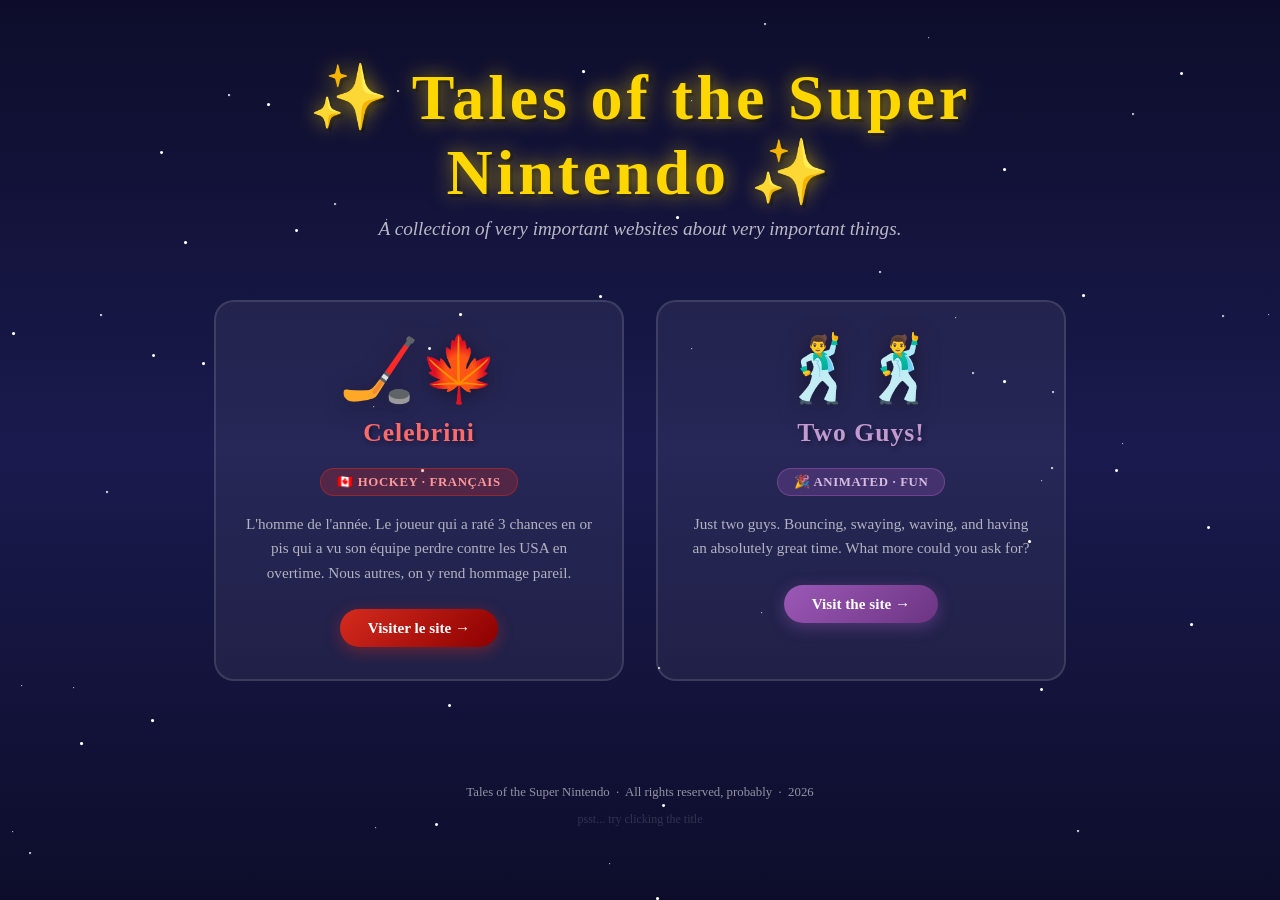
<file: index.html>
<!DOCTYPE html>
<html lang="en">
<head>
  <meta charset="UTF-8"/>
  <meta name="viewport" content="width=device-width, initial-scale=1.0"/>
  <meta name="description" content="A collection of very important websites about very important things — hockey legends, animated guys, and hidden easter eggs."/>
  <meta property="og:title" content="Tales of the Super Nintendo"/>
  <meta property="og:description" content="A collection of very important websites about very important things — hockey legends, animated guys, and hidden easter eggs."/>
  <meta property="og:type" content="website"/>
  <link rel="icon" href="data:image/svg+xml,<svg xmlns='http://www.w3.org/2000/svg' viewBox='0 0 100 100'><text y='.9em' font-size='90'>🎮</text></svg>"/>
  <title>Tales of the Super Nintendo</title>
  <style>
    *, *::before, *::after { box-sizing: border-box; margin: 0; padding: 0; }

    :root {
      --sky: #87CEEB;
      --grass: #5DBB63;
      --dark: #1A1A2E;
      --gold: #FFD700;
    }

    body {
      font-family: 'Comic Sans MS', 'Chalkboard SE', cursive;
      background: linear-gradient(180deg, #0D0D2B 0%, #1A1A4E 50%, #0D0D2B 100%);
      min-height: 100vh;
      overflow-x: hidden;
      color: white;
    }

    /* ===== STARS ===== */
    #stars {
      position: fixed;
      top: 0; left: 0;
      width: 100%; height: 100%;
      pointer-events: none;
      z-index: 0;
    }

    .star {
      position: absolute;
      background: white;
      border-radius: 50%;
      animation: twinkle linear infinite;
      will-change: opacity, transform;
    }

    @keyframes twinkle {
      0%, 100% { opacity: 0.2; transform: scale(1); }
      50%       { opacity: 1;   transform: scale(1.4); }
    }

    /* ===== LAYOUT ===== */
    .page {
      position: relative;
      z-index: 1;
      max-width: 900px;
      margin: 0 auto;
      padding: 60px 24px 80px;
      text-align: center;
    }

    /* ===== HEADER ===== */
    .site-title {
      font-size: clamp(2rem, 7vw, 4rem);
      font-weight: bold;
      letter-spacing: 0.06em;
      text-shadow: 0 0 20px rgba(255,215,0,0.6), 3px 3px 0 rgba(0,0,0,0.4);
      color: var(--gold);
      margin-bottom: 8px;
      animation: glow 3s ease-in-out infinite;
    }

    @keyframes glow {
      0%, 100% { text-shadow: 0 0 20px rgba(255,215,0,0.6), 3px 3px 0 rgba(0,0,0,0.4); }
      50%       { text-shadow: 0 0 40px rgba(255,215,0,1),   3px 3px 0 rgba(0,0,0,0.4); }
    }

    .site-subtitle {
      font-size: clamp(0.9rem, 2.5vw, 1.2rem);
      color: rgba(255,255,255,0.7);
      margin-bottom: 60px;
      font-style: italic;
    }

    /* ===== CARDS ===== */
    .cards {
      display: grid;
      grid-template-columns: repeat(auto-fit, minmax(320px, 1fr));
      gap: 32px;
      margin-top: 20px;
    }

    .card {
      background: rgba(255,255,255,0.06);
      border: 2px solid rgba(255,255,255,0.12);
      border-radius: 20px;
      padding: 36px 28px 32px;
      text-decoration: none;
      color: white;
      transition: transform 0.25s, background 0.25s, border-color 0.25s, box-shadow 0.25s;
      display: flex;
      flex-direction: column;
      align-items: center;
      gap: 16px;
      position: relative;
      overflow: hidden;
    }

    .card::before {
      content: '';
      position: absolute;
      inset: 0;
      border-radius: 18px;
      opacity: 0;
      transition: opacity 0.3s;
    }

    .card-hockey::before  { background: radial-gradient(circle at center, rgba(213,43,30,0.15), transparent 70%); }
    .card-twoguys::before { background: radial-gradient(circle at center, rgba(155,89,182,0.15), transparent 70%); }

    .card:hover {
      transform: translateY(-10px) scale(1.02);
      border-color: rgba(255,255,255,0.35);
      box-shadow: 0 20px 60px rgba(0,0,0,0.5);
    }

    .card:hover::before { opacity: 1; }

    .card-hockey:hover  { border-color: rgba(213,43,30,0.7);  box-shadow: 0 20px 60px rgba(213,43,30,0.3); }
    .card-twoguys:hover { border-color: rgba(155,89,182,0.7); box-shadow: 0 20px 60px rgba(155,89,182,0.3); }

    .card-icon {
      font-size: 4rem;
      line-height: 1;
      filter: drop-shadow(0 4px 12px rgba(0,0,0,0.4));
      animation: float 3s ease-in-out infinite;
    }

    .card-twoguys .card-icon { animation-delay: -1.5s; }

    @keyframes float {
      0%, 100% { transform: translateY(0); }
      50%       { transform: translateY(-10px); }
    }

    .card-title {
      font-size: 1.6rem;
      font-weight: bold;
      letter-spacing: 0.04em;
      text-shadow: 2px 2px 4px rgba(0,0,0,0.4);
    }

    .card-hockey  .card-title { color: #FF6B6B; }
    .card-twoguys .card-title { color: #C39BD3; }

    .card-desc {
      font-size: 0.95rem;
      color: rgba(255,255,255,0.65);
      line-height: 1.6;
      font-family: Georgia, serif;
    }

    .card-tag {
      display: inline-block;
      padding: 5px 16px;
      border-radius: 20px;
      font-size: 0.8rem;
      font-weight: bold;
      letter-spacing: 0.05em;
      margin-top: 4px;
    }

    .card-hockey  .card-tag { background: rgba(213,43,30,0.25); color: #FF9999; border: 1px solid rgba(213,43,30,0.5); }
    .card-twoguys .card-tag { background: rgba(155,89,182,0.25); color: #D7BDE2; border: 1px solid rgba(155,89,182,0.5); }

    .visit-btn {
      margin-top: 8px;
      padding: 10px 28px;
      border-radius: 30px;
      font-family: inherit;
      font-size: 0.95rem;
      font-weight: bold;
      border: none;
      cursor: pointer;
      transition: transform 0.15s, box-shadow 0.15s;
      pointer-events: none; /* card itself is the link */
    }

    .card-hockey  .visit-btn { background: linear-gradient(135deg, #D52B1E, #8B0000); color: white; box-shadow: 0 4px 16px rgba(213,43,30,0.4); }
    .card-twoguys .visit-btn { background: linear-gradient(135deg, #9B59B6, #6C3483); color: white; box-shadow: 0 4px 16px rgba(155,89,182,0.4); }

    .card:hover .visit-btn { transform: scale(1.05); }

    /* ===== FOOTER ===== */
    footer {
      position: relative;
      z-index: 1;
      text-align: center;
      padding: 24px;
      color: rgba(255,255,255,0.55);
      font-size: 0.8rem;
      font-family: Georgia, serif;
    }

    @keyframes hint-pulse {
      0%, 100% { opacity: 0.4; }
      50%       { opacity: 1; color: rgba(255,215,0,0.4); }
    }

    /* Secret popup */
    #secret-popup {
      display: none;
      position: fixed;
      bottom: 24px;
      right: 24px;
      background: rgba(255,215,0,0.12);
      border: 2px solid rgba(255,215,0,0.5);
      border-radius: 14px;
      padding: 16px 22px;
      text-align: center;
      z-index: 999;
      animation: fadeIn 0.4s ease;
    }
    #secret-popup .popup-icon { font-size: 1.6rem; margin-bottom: 6px; }
    #secret-popup .popup-text { font-size: 0.85rem; color: rgba(255,255,255,0.6); margin-bottom: 10px; font-style: italic; }
    #secret-popup a {
      display: inline-block;
      background: #FFD700;
      color: #1A1A2E;
      text-decoration: none;
      font-weight: bold;
      font-size: 0.9rem;
      padding: 8px 20px;
      border-radius: 20px;
    }

    @media (prefers-reduced-motion: reduce) {
      *, *::before, *::after {
        animation-duration: 0.01ms !important;
        animation-iteration-count: 1 !important;
        transition-duration: 0.01ms !important;
      }
    }
  </style>
</head>
<body>

  <div id="stars"></div>

  <div class="page">

    <h1 class="site-title" id="secret-title" title="...">✨ Tales of the Super Nintendo ✨</h1>
    <p class="site-subtitle">A collection of very important websites about very important things.</p>

    <div class="cards">

      <!-- SCALABRINI -->
      <a href="scalabrini-site/index.html" class="card card-hockey">
        <div class="card-icon">🏒🍁</div>
        <div class="card-title">Celebrini</div>
        <span class="card-tag">🇨🇦 HOCKEY · FRANÇAIS</span>
        <p class="card-desc">
          L'homme de l'année. Le joueur qui a raté 3 chances en or
          pis qui a vu son équipe perdre contre les USA en overtime.
          Nous autres, on y rend hommage pareil.
        </p>
        <div class="visit-btn">Visiter le site →</div>
      </a>

      <!-- TWO GUYS -->
      <a href="two-guys/index.html" class="card card-twoguys">
        <div class="card-icon">🕺🕺</div>
        <div class="card-title">Two Guys!</div>
        <span class="card-tag">🎉 ANIMATED · FUN</span>
        <p class="card-desc">
          Just two guys. Bouncing, swaying, waving, and having
          an absolutely great time. What more could you ask for?
        </p>
        <div class="visit-btn">Visit the site →</div>
      </a>

    </div>

  </div>

  <!-- Secret Anthony link (hidden until unlocked) -->
  <div id="secret-popup">
    <div class="popup-icon">🕵️</div>
    <div class="popup-text">you found something...</div>
    <a href="anthony.html">Open the classified file 📂</a>
  </div>

  <!-- Fallback for users with JS disabled -->
  <noscript>
    <div style="position:relative;z-index:1;text-align:center;padding:12px;">
      <a href="anthony.html" style="color:rgba(255,215,0,0.5);font-size:0.75rem;text-decoration:none;font-family:Georgia,serif;">🕵️ classified</a>
    </div>
  </noscript>

  <footer>
    <p>Tales of the Super Nintendo &nbsp;·&nbsp; All rights reserved, probably &nbsp;·&nbsp; 2026</p>
    <p style="margin-top:12px; font-size:0.75rem; color:rgba(255,255,255,0.15); cursor:default; animation: hint-pulse 3s ease-in-out infinite;">
      psst... try clicking the title
    </p>
  </footer>

  <script>
    // Easter egg: click title 3 times to unlock Anthony page
    let clicks = 0;
    let clickTimer;
    document.getElementById('secret-title').addEventListener('click', () => {
      clicks++;
      clearTimeout(clickTimer);
      clickTimer = setTimeout(() => { clicks = 0; }, 2000);
      if (clicks >= 3) {
        clicks = 0;
        document.getElementById('secret-popup').style.display = 'block';
      }
    });

    // Generate starfield
    const container = document.getElementById('stars');
    for (let i = 0; i < 60; i++) {
      const s = document.createElement('div');
      s.className = 'star';
      const size = 1 + Math.random() * 2.5;
      s.style.cssText = `
        left: ${Math.random() * 100}vw;
        top:  ${Math.random() * 100}vh;
        width:  ${size}px;
        height: ${size}px;
        animation-duration: ${2 + Math.random() * 4}s;
        animation-delay:    ${Math.random() * 5}s;
      `;
      container.appendChild(s);
    }
  </script>

</body>
</html>
</file>
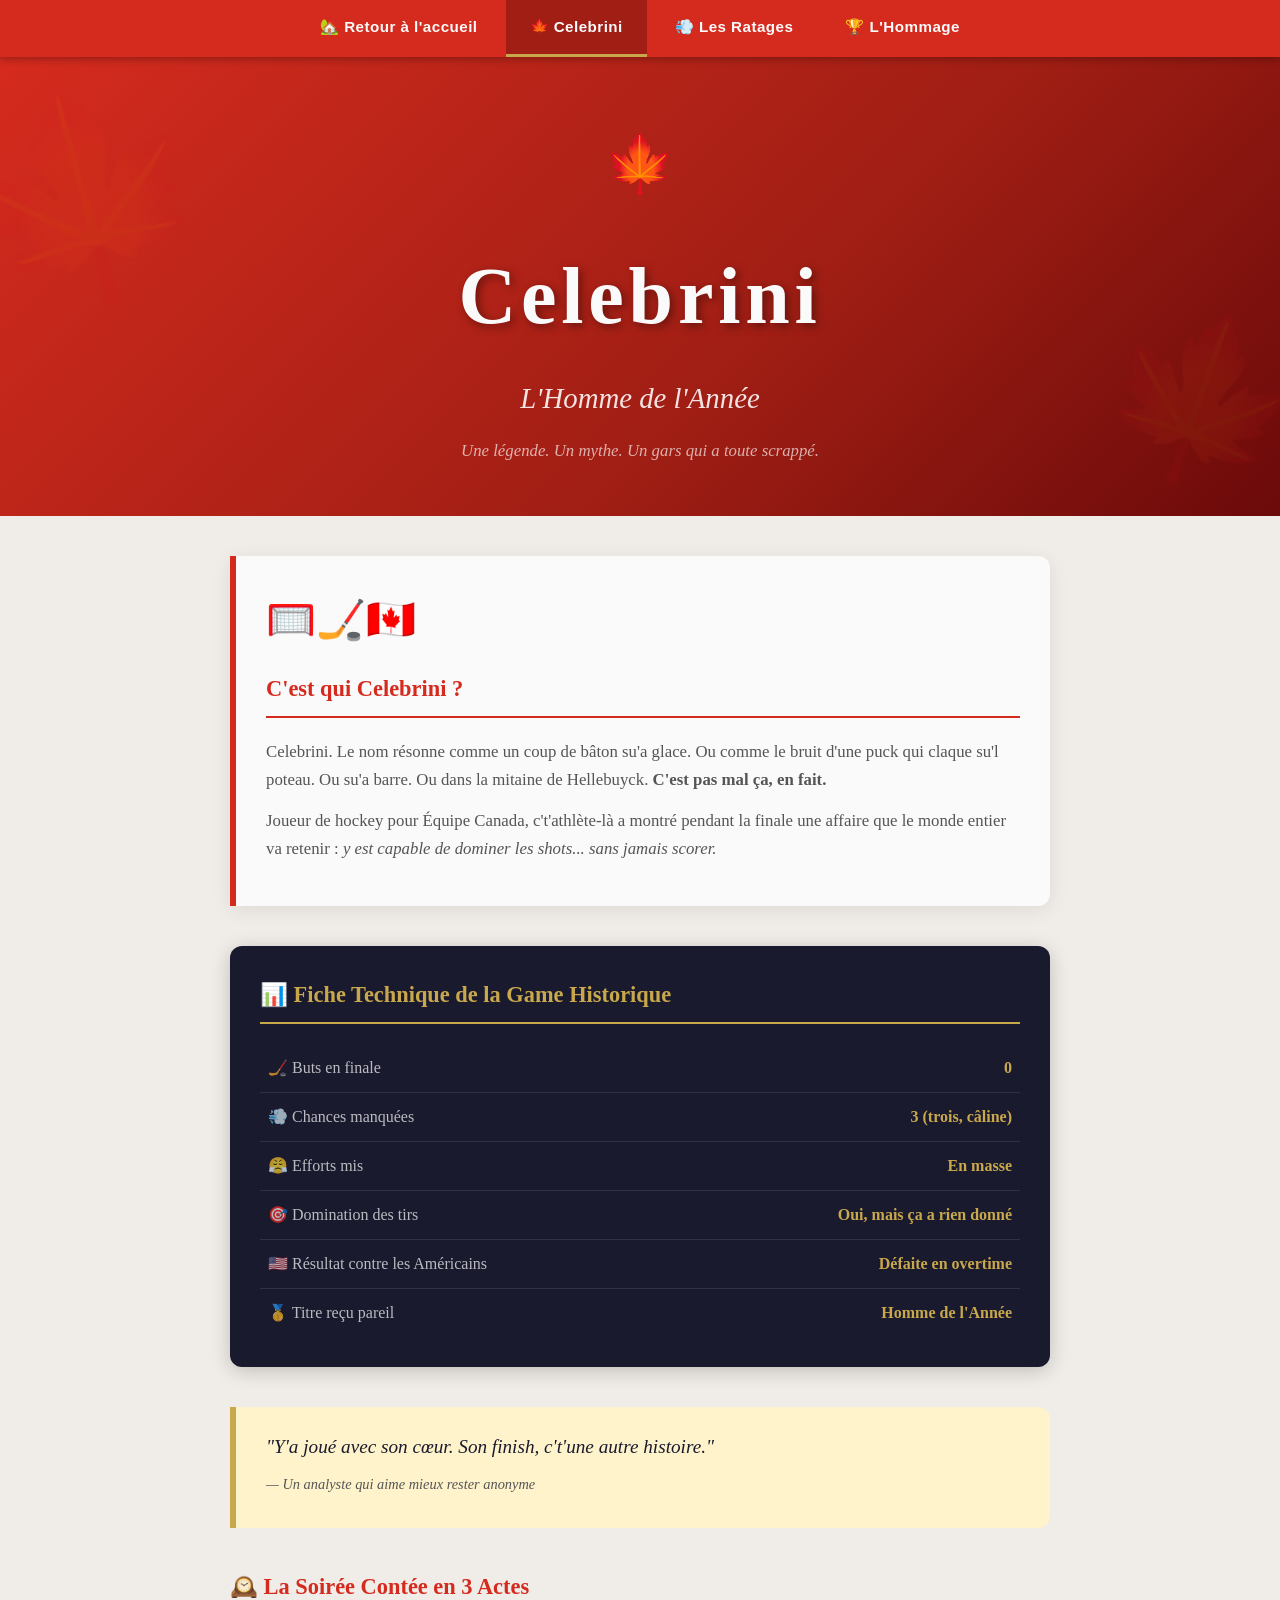
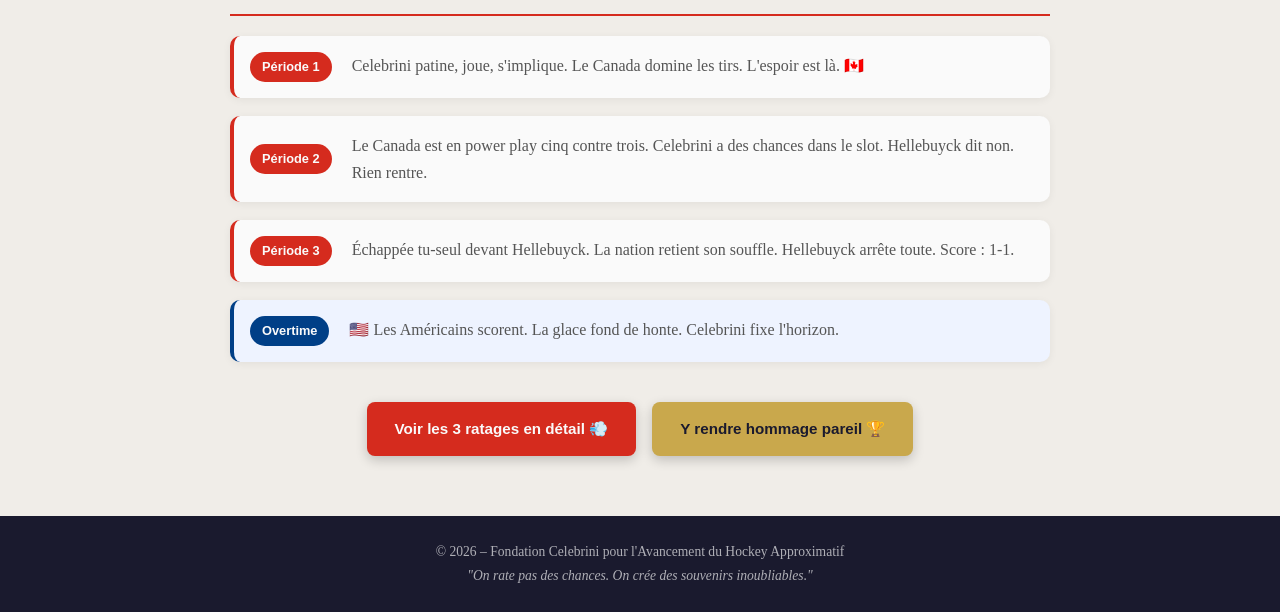
<file: scalabrini-site/index.html>
<!DOCTYPE html>
<html lang="fr-CA">
<head>
  <meta charset="UTF-8" />
  <meta name="viewport" content="width=device-width, initial-scale=1.0"/>
  <meta name="description" content="Celebrini, l'Homme de l'Année — le joueur qui a raté 3 chances en or et perdu la finale contre les USA en overtime."/>
  <meta property="og:title" content="Celebrini | Tales of the Super Nintendo"/>
  <meta property="og:description" content="Celebrini, l'Homme de l'Année — le joueur qui a raté 3 chances en or et perdu la finale contre les USA en overtime."/>
  <meta property="og:type" content="website"/>
  <link rel="icon" href="data:image/svg+xml,<svg xmlns='http://www.w3.org/2000/svg' viewBox='0 0 100 100'><text y='.9em' font-size='90'>🎮</text></svg>"/>
  <title>Celebrini | Tales of the Super Nintendo</title>
  <link rel="stylesheet" href="style.css"/>
</head>
<body>

  <nav>
    <a href="../index.html">🏡 Retour à l'accueil</a>
    <a href="index.html" class="active">🍁 Celebrini</a>
    <a href="les-ratages.html">💨 Les Ratages</a>
    <a href="hommage.html">🏆 L'Hommage</a>
  </nav>

  <header>
    <div class="maple-leaf">🍁</div>
    <h1>Celebrini</h1>
    <h2>L'Homme de l'Année</h2>
    <p class="subtitle">Une légende. Un mythe. Un gars qui a toute scrappé.</p>
  </header>

  <main>

    <section class="hero-card">
      <div class="player-icon">🥅🏒🇨🇦</div>
      <h3>C'est qui Celebrini ?</h3>
      <p>
        Celebrini. Le nom résonne comme un coup de bâton su'a glace.
        Ou comme le bruit d'une puck qui claque su'l poteau.
        Ou su'a barre. Ou dans la mitaine de Hellebuyck.
        <strong>C'est pas mal ça, en fait.</strong>
      </p>
      <p>
        Joueur de hockey pour Équipe Canada, c't'athlète-là a montré
        pendant la finale une affaire que le monde entier va retenir :
        <em>y est capable de dominer les shots... sans jamais scorer.</em>
      </p>
    </section>

    <section class="stats-box">
      <h3>📊 Fiche Technique de la Game Historique</h3>
      <table>
        <tr>
          <td>🏒 Buts en finale</td>
          <td><strong>0</strong></td>
        </tr>
        <tr>
          <td>💨 Chances manquées</td>
          <td><strong>3 (trois, câline)</strong></td>
        </tr>
        <tr>
          <td>😤 Efforts mis</td>
          <td><strong>En masse</strong></td>
        </tr>
        <tr>
          <td>🎯 Domination des tirs</td>
          <td><strong>Oui, mais ça a rien donné</strong></td>
        </tr>
        <tr>
          <td>🇺🇸 Résultat contre les Américains</td>
          <td><strong>Défaite en overtime</strong></td>
        </tr>
        <tr>
          <td>🥇 Titre reçu pareil</td>
          <td><strong>Homme de l'Année</strong></td>
        </tr>
      </table>
    </section>

    <section class="quote-box">
      <blockquote>
        "Y'a joué avec son cœur. Son finish, c't'une autre histoire."
        <cite>— Un analyste qui aime mieux rester anonyme</cite>
      </blockquote>
    </section>

    <section class="timeline">
      <h3>🕰️ La Soirée Contée en 3 Actes</h3>
      <div class="timeline-item">
        <span class="time">Période 1</span>
        <p>Celebrini patine, joue, s'implique. Le Canada domine les tirs. L'espoir est là. 🇨🇦</p>
      </div>
      <div class="timeline-item">
        <span class="time">Période 2</span>
        <p>Le Canada est en power play cinq contre trois. Celebrini a des chances dans le slot. Hellebuyck dit non. Rien rentre.</p>
      </div>
      <div class="timeline-item">
        <span class="time">Période 3</span>
        <p>Échappée tu-seul devant Hellebuyck. La nation retient son souffle. Hellebuyck arrête toute. Score : 1-1.</p>
      </div>
      <div class="timeline-item bad">
        <span class="time">Overtime</span>
        <p>🇺🇸 Les Américains scorent. La glace fond de honte. Celebrini fixe l'horizon.</p>
      </div>
    </section>

    <div class="cta-buttons">
      <a href="les-ratages.html" class="btn">Voir les 3 ratages en détail 💨</a>
      <a href="hommage.html" class="btn btn-gold">Y rendre hommage pareil 🏆</a>
    </div>

  </main>

  <footer>
    <p>© 2026 – Fondation Celebrini pour l'Avancement du Hockey Approximatif</p>
    <p><em>"On rate pas des chances. On crée des souvenirs inoubliables."</em></p>
  </footer>

</body>
</html>
</file>
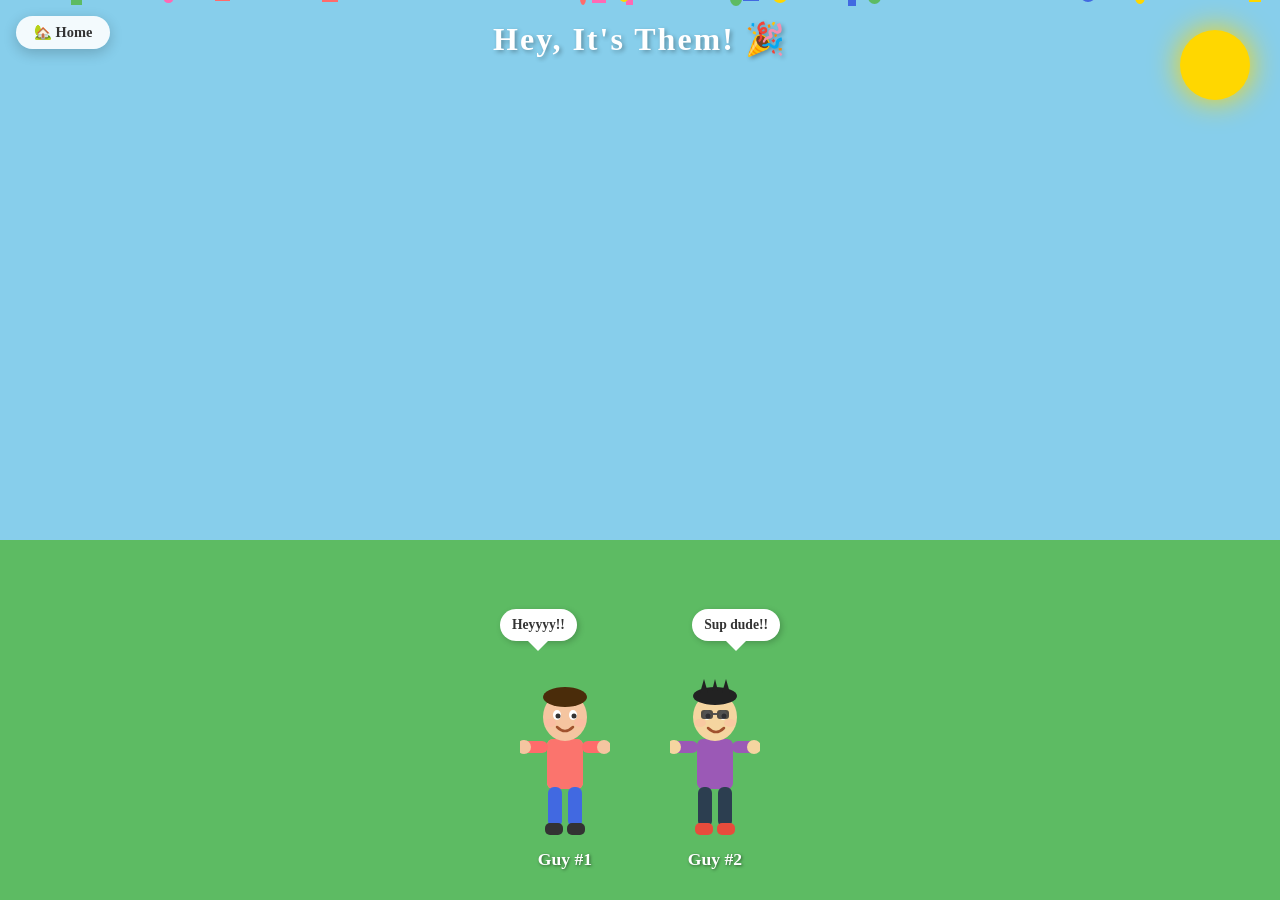
<file: two-guys/index.html>
<!DOCTYPE html>
<html lang="en">
<head>
  <meta charset="UTF-8" />
  <meta name="viewport" content="width=device-width, initial-scale=1.0" />
  <meta name="description" content="Just two guys bouncing, swaying, waving, and having an absolutely great time. What more could you ask for?"/>
  <meta property="og:title" content="Two Guys! | Tales of the Super Nintendo"/>
  <meta property="og:description" content="Just two guys bouncing, swaying, waving, and having an absolutely great time."/>
  <meta property="og:type" content="website"/>
  <link rel="icon" href="data:image/svg+xml,<svg xmlns='http://www.w3.org/2000/svg' viewBox='0 0 100 100'><text y='.9em' font-size='90'>🎮</text></svg>"/>
  <title>Two Guys! | Tales of the Super Nintendo</title>
  <style>
    * { margin: 0; padding: 0; box-sizing: border-box; }

    body {
      background: linear-gradient(180deg, #87CEEB 0%, #87CEEB 60%, #5DBB63 60%, #5DBB63 100%);
      min-height: 100vh;
      display: flex;
      flex-direction: column;
      align-items: center;
      justify-content: flex-end;
      font-family: 'Comic Sans MS', cursive;
      overflow: hidden;
      padding-bottom: 30px;
    }

    h1 {
      position: absolute;
      top: 20px;
      font-size: 2rem;
      color: white;
      text-shadow: 2px 2px 4px rgba(0,0,0,0.3);
      letter-spacing: 2px;
    }

    /* Sun */
    .sun {
      position: absolute;
      top: 30px;
      right: 30px;
      width: 70px;
      height: 70px;
      background: #FFD700;
      border-radius: 50%;
      box-shadow: 0 0 30px #FFD700;
      animation: sunPulse 3s ease-in-out infinite;
    }
    @keyframes sunPulse {
      0%, 100% { box-shadow: 0 0 30px #FFD700; }
      50% { box-shadow: 0 0 60px #FFD700, 0 0 80px #FFA500; }
    }

    /* Clouds */
    .cloud {
      position: absolute;
      background: white;
      border-radius: 50px;
      opacity: 0.9;
    }
    .cloud::before, .cloud::after {
      content: '';
      position: absolute;
      background: white;
      border-radius: 50%;
    }
    .cloud1 { width: 100px; height: 35px; top: 80px; left: -120px; animation: cloudMove 20s linear infinite; }
    .cloud1::before { width: 50px; height: 50px; top: -25px; left: 15px; }
    .cloud1::after  { width: 35px; height: 35px; top: -15px; left: 45px; }

    .cloud2 { width: 80px; height: 28px; top: 140px; left: -100px; animation: cloudMove 28s linear infinite 8s; }
    .cloud2::before { width: 40px; height: 40px; top: -20px; left: 10px; }
    .cloud2::after  { width: 28px; height: 28px; top: -12px; left: 38px; }

    @keyframes cloudMove {
      from { left: -150px; }
      to   { left: 110vw; }
    }

    /* Stage / ground */
    .ground {
      position: absolute;
      bottom: 0;
      width: 100%;
      height: 40%;
      background: #5DBB63;
    }

    /* Guys container */
    .guys {
      display: flex;
      gap: 60px;
      align-items: flex-end;
      position: relative;
      z-index: 10;
    }

    /* ========= GUY SVG WRAPPER ========= */
    .guy-wrap {
      display: flex;
      flex-direction: column;
      align-items: center;
      gap: 6px;
    }
    .guy-label {
      font-size: 1.1rem;
      font-weight: bold;
      color: white;
      text-shadow: 1px 1px 3px rgba(0,0,0,0.5);
    }

    /* Guy 1 — bouncing */
    .guy1 { animation: bounce 0.6s ease-in-out infinite alternate; will-change: transform; }
    @keyframes bounce {
      from { transform: translateY(0); }
      to   { transform: translateY(-18px); }
    }

    /* Guy 2 — side-sway */
    .guy2 { animation: sway 1s ease-in-out infinite alternate; will-change: transform; }
    @keyframes sway {
      from { transform: rotate(-6deg); }
      to   { transform: rotate(6deg); }
    }

    /* Arm wave */
    .arm-left  { transform-origin: top right; animation: waveLeft 0.5s ease-in-out infinite alternate; }
    .arm-right { transform-origin: top left;  animation: waveRight 0.5s ease-in-out infinite alternate; }
    @keyframes waveLeft  { from { transform: rotate(-20deg); } to { transform: rotate(40deg); } }
    @keyframes waveRight { from { transform: rotate(20deg);  } to { transform: rotate(-40deg); } }

    /* Eye blink */
    .eye { animation: blink 3s ease-in-out infinite; }
    @keyframes blink {
      0%, 90%, 100% { transform: scaleY(1); }
      95% { transform: scaleY(0.05); }
    }

    /* Leg walk */
    .leg-left  { transform-origin: top center; animation: legLeft 0.5s ease-in-out infinite alternate; }
    .leg-right { transform-origin: top center; animation: legRight 0.5s ease-in-out infinite alternate; }
    @keyframes legLeft  { from { transform: rotate(-15deg); } to { transform: rotate(15deg); } }
    @keyframes legRight { from { transform: rotate(15deg);  } to { transform: rotate(-15deg); } }

    /* Speech bubbles */
    .bubble {
      position: absolute;
      background: white;
      border-radius: 16px;
      padding: 8px 12px;
      font-size: 0.85rem;
      font-weight: bold;
      color: #333;
      white-space: nowrap;
      box-shadow: 2px 2px 6px rgba(0,0,0,0.2);
      animation: bubblePop 4s ease-in-out infinite;
      top: -70px;
    }
    .bubble::after {
      content: '';
      position: absolute;
      bottom: -10px;
      left: 50%;
      transform: translateX(-50%);
      border: 10px solid transparent;
      border-top-color: white;
      border-bottom: none;
    }
    .bubble1 { left: -20px; animation-delay: 0s; }
    .bubble2 { right: -20px; animation-delay: 2s; }

    @keyframes bubblePop {
      0%, 100% { opacity: 0; transform: scale(0.5); }
      15%, 85% { opacity: 1; transform: scale(1); }
    }

    /* Home button */
    .home-btn {
      position: fixed;
      top: 16px;
      left: 16px;
      background: rgba(255,255,255,0.9);
      color: #333;
      text-decoration: none;
      font-size: 0.9rem;
      font-weight: bold;
      padding: 8px 18px;
      border-radius: 30px;
      box-shadow: 0 4px 14px rgba(0,0,0,0.2);
      z-index: 100;
      transition: transform 0.15s, box-shadow 0.15s;
    }
    .home-btn:hover {
      transform: translateY(-2px);
      box-shadow: 0 6px 20px rgba(0,0,0,0.3);
    }
    .home-btn:focus-visible {
      outline: 2px solid #FFD700;
      outline-offset: 3px;
    }

    /* Confetti */
    .confetti-piece {
      position: absolute;
      width: 10px;
      height: 10px;
      top: -10px;
      animation: fall linear infinite;
    }
    @keyframes fall {
      to { transform: translateY(105vh) rotate(720deg); opacity: 0; }
    }

    @media (prefers-reduced-motion: reduce) {
      *, *::before, *::after {
        animation-duration: 0.01ms !important;
        animation-iteration-count: 1 !important;
        transition-duration: 0.01ms !important;
      }
    }
  </style>
</head>
<body>

  <a href="../index.html" class="home-btn">🏡 Home</a>

  <h1>Hey, It's Them! 🎉</h1>

  <div class="sun"></div>
  <div class="cloud cloud1"></div>
  <div class="cloud cloud2"></div>

  <div class="guys">

    <!-- GUY 1 -->
    <div class="guy-wrap">
      <div style="position:relative">
        <div class="bubble bubble1" id="b1" aria-live="polite">Heyyyy!!</div>
        <svg class="guy1" width="90" height="160" viewBox="0 0 90 160" role="img" aria-label="Guy 1 - a smiling character with brown hair and red shirt">
          <!-- Body -->
          <rect x="27" y="60" width="36" height="50" rx="6" fill="#E8A87C"/>
          <!-- Shirt detail -->
          <rect x="27" y="60" width="36" height="50" rx="6" fill="#FF6B6B" opacity="0.85"/>
          <!-- Head -->
          <ellipse cx="45" cy="38" rx="22" ry="24" fill="#F5C5A0"/>
          <!-- Hair -->
          <ellipse cx="45" cy="18" rx="22" ry="10" fill="#4A2C0A"/>
          <!-- Eyes -->
          <g class="eye"><ellipse cx="37" cy="36" rx="4" ry="5" fill="white"/><circle cx="38" cy="37" r="2.5" fill="#333"/></g>
          <g class="eye"><ellipse cx="53" cy="36" rx="4" ry="5" fill="white"/><circle cx="54" cy="37" r="2.5" fill="#333"/></g>
          <!-- Smile -->
          <path d="M37 48 Q45 56 53 48" stroke="#A0522D" stroke-width="2.5" fill="none" stroke-linecap="round"/>
          <!-- Cheeks -->
          <ellipse cx="30" cy="44" rx="6" ry="4" fill="#FFB6A3" opacity="0.5"/>
          <ellipse cx="60" cy="44" rx="6" ry="4" fill="#FFB6A3" opacity="0.5"/>
          <!-- Left arm -->
          <g class="arm-left">
            <rect x="2" y="62" width="26" height="12" rx="6" fill="#FF6B6B"/>
            <circle cx="4" cy="68" r="7" fill="#F5C5A0"/>
          </g>
          <!-- Right arm -->
          <g class="arm-right">
            <rect x="62" y="62" width="26" height="12" rx="6" fill="#FF6B6B"/>
            <circle cx="84" cy="68" r="7" fill="#F5C5A0"/>
          </g>
          <!-- Left leg -->
          <g class="leg-left">
            <rect x="28" y="108" width="14" height="40" rx="6" fill="#4169E1"/>
            <rect x="25" y="144" width="18" height="12" rx="5" fill="#333"/>
          </g>
          <!-- Right leg -->
          <g class="leg-right">
            <rect x="48" y="108" width="14" height="40" rx="6" fill="#4169E1"/>
            <rect x="47" y="144" width="18" height="12" rx="5" fill="#333"/>
          </g>
        </svg>
      </div>
      <div class="guy-label">Guy #1</div>
    </div>

    <!-- GUY 2 -->
    <div class="guy-wrap">
      <div style="position:relative">
        <div class="bubble bubble2" id="b2" aria-live="polite">Sup dude!!</div>
        <svg class="guy2" width="90" height="160" viewBox="0 0 90 160" role="img" aria-label="Guy 2 - a cool character with spiky hair, sunglasses, and purple shirt">
          <!-- Body / shirt -->
          <rect x="27" y="60" width="36" height="50" rx="6" fill="#9B59B6"/>
          <!-- Head -->
          <ellipse cx="45" cy="38" rx="22" ry="24" fill="#F5D5A0"/>
          <!-- Hair (spiky) -->
          <ellipse cx="45" cy="17" rx="22" ry="9" fill="#222"/>
          <polygon points="30,14 34,0 38,14" fill="#222"/>
          <polygon points="42,12 45,0 48,12" fill="#222"/>
          <polygon points="52,14 56,0 60,14" fill="#222"/>
          <!-- Eyes -->
          <g class="eye"><ellipse cx="37" cy="36" rx="4" ry="5" fill="white"/><circle cx="38" cy="37" r="2.5" fill="#1A1A2E"/></g>
          <g class="eye"><ellipse cx="53" cy="36" rx="4" ry="5" fill="white"/><circle cx="54" cy="37" r="2.5" fill="#1A1A2E"/></g>
          <!-- Cool sunglasses -->
          <rect x="31" y="31" width="12" height="9" rx="3" fill="#333" opacity="0.85"/>
          <rect x="47" y="31" width="12" height="9" rx="3" fill="#333" opacity="0.85"/>
          <line x1="43" y1="35" x2="47" y2="35" stroke="#555" stroke-width="2"/>
          <!-- Smile / smirk -->
          <path d="M38 49 Q46 57 54 49" stroke="#A0522D" stroke-width="2.5" fill="none" stroke-linecap="round"/>
          <!-- Cheeks -->
          <ellipse cx="30" cy="44" rx="6" ry="4" fill="#FFB6A3" opacity="0.4"/>
          <ellipse cx="60" cy="44" rx="6" ry="4" fill="#FFB6A3" opacity="0.4"/>
          <!-- Left arm -->
          <g class="arm-left" style="animation-delay:-0.25s">
            <rect x="2" y="62" width="26" height="12" rx="6" fill="#9B59B6"/>
            <circle cx="4" cy="68" r="7" fill="#F5D5A0"/>
          </g>
          <!-- Right arm -->
          <g class="arm-right" style="animation-delay:-0.25s">
            <rect x="62" y="62" width="26" height="12" rx="6" fill="#9B59B6"/>
            <circle cx="84" cy="68" r="7" fill="#F5D5A0"/>
          </g>
          <!-- Left leg -->
          <g class="leg-left" style="animation-delay:-0.25s">
            <rect x="28" y="108" width="14" height="40" rx="6" fill="#2C3E50"/>
            <rect x="25" y="144" width="18" height="12" rx="5" fill="#E74C3C"/>
          </g>
          <!-- Right leg -->
          <g class="leg-right" style="animation-delay:-0.25s">
            <rect x="48" y="108" width="14" height="40" rx="6" fill="#2C3E50"/>
            <rect x="47" y="144" width="18" height="12" rx="5" fill="#E74C3C"/>
          </g>
        </svg>
      </div>
      <div class="guy-label">Guy #2</div>
    </div>

  </div>

  <!-- Confetti -->
  <div id="confetti"></div>

  <script>
    // Cycle speech bubbles
    const msgs1 = ["Heyyyy!!", "Lookin good!", "Woohoo!!", "Let's GO!", ":D"];
    const msgs2 = ["Sup dude!!", "Wazzup!!", "High five!", "Yeah!!", "😎"];
    let i1 = 0, i2 = 1;
    setInterval(() => {
      document.getElementById('b1').textContent = msgs1[i1++ % msgs1.length];
    }, 4000);
    setInterval(() => {
      document.getElementById('b2').textContent = msgs2[i2++ % msgs2.length];
    }, 4000);

    // Confetti
    const colors = ['#FF6B6B','#FFD700','#9B59B6','#4169E1','#5DBB63','#FF69B4','#00CED1'];
    const container = document.getElementById('confetti');
    for (let i = 0; i < 30; i++) {
      const el = document.createElement('div');
      el.className = 'confetti-piece';
      el.style.cssText = `
        left: ${Math.random()*100}vw;
        background: ${colors[Math.floor(Math.random()*colors.length)]};
        border-radius: ${Math.random() > 0.5 ? '50%' : '0'};
        width: ${6+Math.random()*10}px;
        height: ${6+Math.random()*10}px;
        animation-duration: ${3+Math.random()*5}s;
        animation-delay: ${Math.random()*5}s;
      `;
      container.appendChild(el);
    }
  </script>
</body>
</html>
</file>
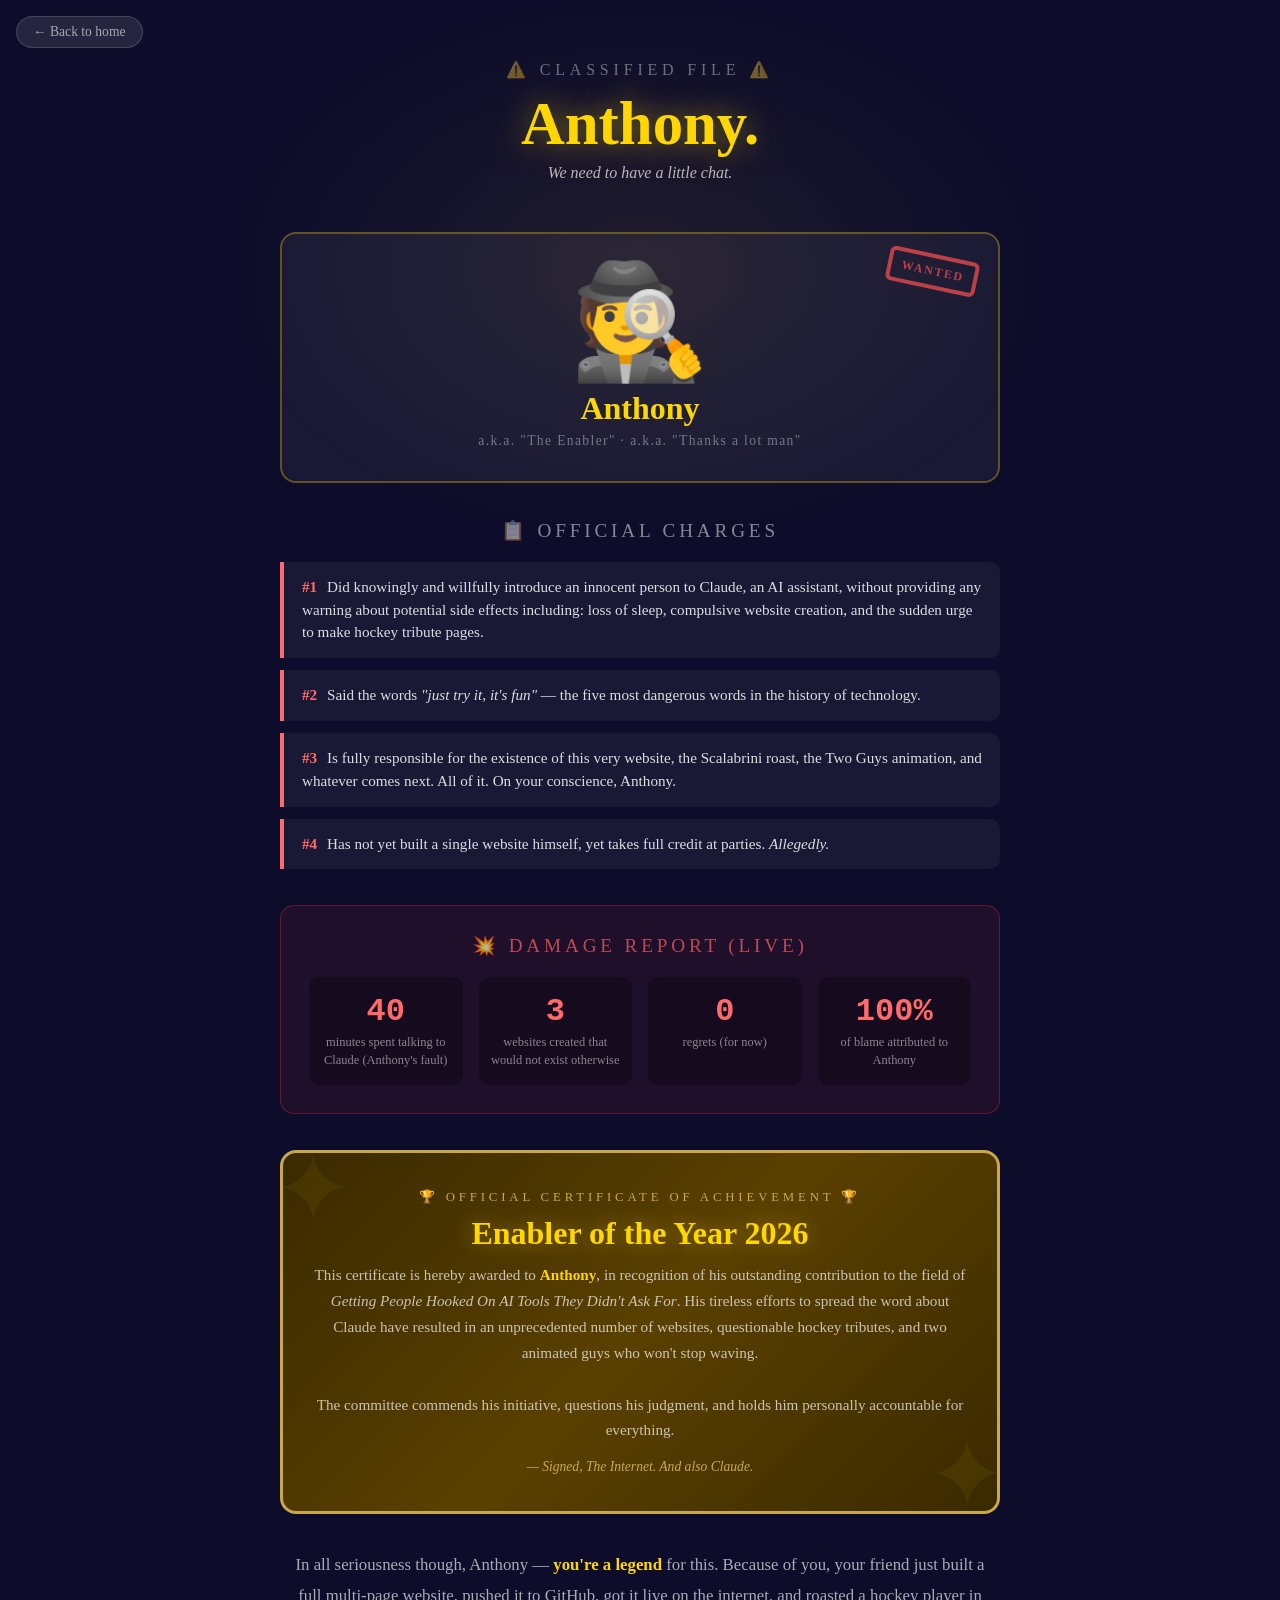
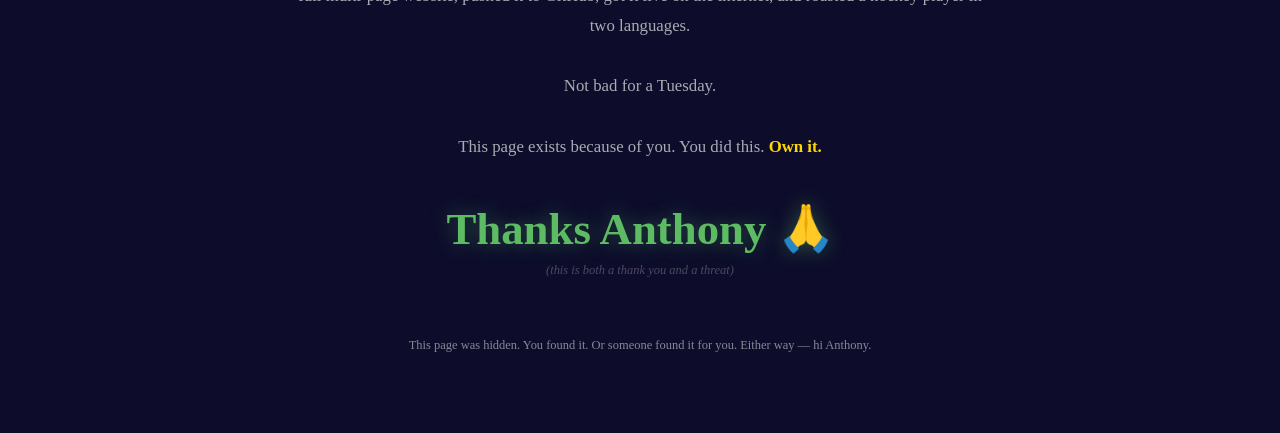
<file: anthony.html>
<!DOCTYPE html>
<html lang="en">
<head>
  <meta charset="UTF-8"/>
  <meta name="viewport" content="width=device-width, initial-scale=1.0"/>
  <meta name="description" content="A classified file about Anthony — the enabler who started it all. You weren't supposed to find this."/>
  <meta property="og:title" content="Anthony | Tales of the Super Nintendo"/>
  <meta property="og:description" content="A classified file about Anthony — the enabler who started it all."/>
  <meta property="og:type" content="website"/>
  <link rel="icon" href="data:image/svg+xml,<svg xmlns='http://www.w3.org/2000/svg' viewBox='0 0 100 100'><text y='.9em' font-size='90'>🎮</text></svg>"/>
  <title>Anthony | Tales of the Super Nintendo</title>
  <style>
    *, *::before, *::after { box-sizing: border-box; margin: 0; padding: 0; }

    body {
      font-family: 'Comic Sans MS', 'Chalkboard SE', cursive;
      background: #0D0D2B;
      color: white;
      min-height: 100vh;
      display: flex;
      flex-direction: column;
      align-items: center;
      padding: 60px 24px 80px;
      overflow-x: hidden;
    }

    /* Spotlight effect */
    body::before {
      content: '';
      position: fixed;
      inset: 0;
      background: radial-gradient(ellipse 600px 400px at 50% 30%, rgba(255,200,50,0.08), transparent 70%);
      pointer-events: none;
    }

    .back-btn {
      position: fixed;
      top: 16px;
      left: 16px;
      background: rgba(255,255,255,0.1);
      color: rgba(255,255,255,0.6);
      text-decoration: none;
      font-size: 0.85rem;
      padding: 7px 16px;
      border-radius: 30px;
      border: 1px solid rgba(255,255,255,0.15);
      transition: background 0.2s;
      z-index: 10;
    }
    .back-btn:hover { background: rgba(255,255,255,0.2); color: white; }
    .back-btn:focus-visible { outline: 2px solid #FFD700; outline-offset: 3px; }

    .page { max-width: 720px; width: 100%; text-align: center; }

    /* Header */
    .uh-oh {
      font-size: 1rem;
      color: rgba(255,255,255,0.4);
      letter-spacing: 0.3em;
      text-transform: uppercase;
      margin-bottom: 12px;
    }

    .main-title {
      font-size: clamp(2.2rem, 7vw, 3.8rem);
      font-weight: bold;
      color: #FFD700;
      text-shadow: 0 0 30px rgba(255,215,0,0.5);
      line-height: 1.1;
      margin-bottom: 6px;
      animation: flicker 5s ease-in-out infinite;
    }

    @keyframes flicker {
      0%,100% { opacity:1; }
      92% { opacity:1; }
      93% { opacity:0.4; }
      94% { opacity:1; }
      96% { opacity:0.6; }
      97% { opacity:1; }
    }

    .subtitle {
      font-size: 1rem;
      color: rgba(255,255,255,0.7);
      font-style: italic;
      margin-bottom: 50px;
    }

    /* Mugshot */
    .mugshot-box {
      background: rgba(255,255,255,0.05);
      border: 2px solid rgba(255,215,0,0.3);
      border-radius: 16px;
      padding: 32px;
      margin-bottom: 36px;
      position: relative;
    }

    .mugshot {
      font-size: 7rem;
      line-height: 1;
      margin-bottom: 12px;
      display: block;
      animation: sway 3s ease-in-out infinite;
    }

    @keyframes sway {
      0%,100% { transform: rotate(-3deg); }
      50%      { transform: rotate(3deg); }
    }

    .mugshot-name {
      font-size: 2rem;
      font-weight: bold;
      color: #FFD700;
      display: block;
      margin-bottom: 4px;
    }

    .mugshot-alias {
      font-size: 0.85rem;
      color: rgba(255,255,255,0.4);
      letter-spacing: 0.1em;
    }

    .mugshot-box .stamp {
      position: absolute;
      top: 20px;
      right: 20px;
      background: transparent;
      border: 4px solid rgba(255, 80, 80, 0.7);
      color: rgba(255, 80, 80, 0.7);
      font-size: 0.75rem;
      font-weight: bold;
      letter-spacing: 0.15em;
      padding: 6px 10px;
      border-radius: 6px;
      transform: rotate(12deg);
      text-transform: uppercase;
    }

    /* Charges */
    .section-title {
      font-size: 1.2rem;
      color: rgba(255,255,255,0.5);
      letter-spacing: 0.2em;
      text-transform: uppercase;
      margin-bottom: 20px;
    }

    .charges {
      list-style: none;
      text-align: left;
      margin-bottom: 36px;
      display: flex;
      flex-direction: column;
      gap: 12px;
    }

    .charges li {
      background: rgba(255,255,255,0.05);
      border-left: 4px solid #FF6B6B;
      padding: 14px 18px;
      border-radius: 0 10px 10px 0;
      font-size: 0.95rem;
      color: rgba(255,255,255,0.85);
      font-family: Georgia, serif;
      line-height: 1.5;
    }

    .charges li .charge-num {
      color: #FF6B6B;
      font-weight: bold;
      font-family: 'Comic Sans MS', cursive;
      margin-right: 6px;
    }

    /* Damage counter */
    .damage-box {
      background: rgba(255, 50, 50, 0.08);
      border: 1px solid rgba(255, 50, 50, 0.3);
      border-radius: 14px;
      padding: 28px;
      margin-bottom: 36px;
    }

    .damage-box .section-title { color: rgba(255, 100, 100, 0.7); }

    .counters {
      display: grid;
      grid-template-columns: repeat(auto-fit, minmax(150px, 1fr));
      gap: 16px;
    }

    .counter-item {
      background: rgba(0,0,0,0.3);
      border-radius: 10px;
      padding: 16px 12px;
    }

    .counter-num {
      font-size: 2rem;
      font-weight: bold;
      color: #FF6B6B;
      display: block;
      font-family: 'Courier New', monospace;
    }

    .counter-label {
      font-size: 0.78rem;
      color: rgba(255,255,255,0.5);
      line-height: 1.4;
      margin-top: 4px;
      display: block;
    }

    /* Certificate */
    .certificate {
      background: linear-gradient(135deg, #3A2A00, #5A4000, #3A2A00);
      border: 3px solid #C9A84C;
      border-radius: 16px;
      padding: 36px 28px;
      margin-bottom: 36px;
      position: relative;
      overflow: hidden;
    }

    .certificate::before, .certificate::after {
      content: '✦';
      position: absolute;
      font-size: 6rem;
      opacity: 0.06;
      color: #FFD700;
    }
    .certificate::before { top: -20px; left: -10px; }
    .certificate::after  { bottom: -20px; right: -10px; }

    .cert-title {
      font-size: 0.8rem;
      letter-spacing: 0.3em;
      text-transform: uppercase;
      color: #C9A84C;
      margin-bottom: 10px;
    }

    .cert-main {
      font-size: clamp(1.3rem, 4vw, 2rem);
      font-weight: bold;
      color: #FFD700;
      text-shadow: 0 0 20px rgba(255,215,0,0.4);
      margin-bottom: 10px;
    }

    .cert-body {
      font-family: Georgia, serif;
      font-size: 0.95rem;
      color: rgba(255,255,255,0.7);
      line-height: 1.7;
      margin-bottom: 16px;
    }

    .cert-sig {
      font-style: italic;
      color: #C9A84C;
      font-size: 0.85rem;
    }

    /* Final message */
    .final {
      font-family: Georgia, serif;
      font-size: 1.05rem;
      color: rgba(255,255,255,0.65);
      line-height: 1.8;
      margin-bottom: 40px;
      padding: 0 10px;
    }

    .final strong { color: #FFD700; }

    .big-thanks {
      font-size: clamp(1.8rem, 5vw, 2.8rem);
      font-weight: bold;
      color: #5DBB63;
      text-shadow: 0 0 20px rgba(93,187,99,0.4);
      margin-bottom: 8px;
    }

    .small-caveat {
      font-size: 0.78rem;
      color: rgba(255,255,255,0.25);
      font-style: italic;
    }

    footer {
      margin-top: 60px;
      color: rgba(255,255,255,0.5);
      font-size: 0.78rem;
      font-family: Georgia, serif;
    }

    @media (prefers-reduced-motion: reduce) {
      *, *::before, *::after {
        animation-duration: 0.01ms !important;
        animation-iteration-count: 1 !important;
        transition-duration: 0.01ms !important;
      }
    }
  </style>
</head>
<body>

  <a href="index.html" class="back-btn">← Back to home</a>

  <div class="page">

    <p class="uh-oh">⚠️ classified file ⚠️</p>
    <h1 class="main-title">Anthony.</h1>
    <p class="subtitle">We need to have a little chat.</p>

    <div class="mugshot-box">
      <div class="stamp">WANTED</div>
      <span class="mugshot">🕵️</span>
      <span class="mugshot-name">Anthony</span>
      <span class="mugshot-alias">a.k.a. "The Enabler" · a.k.a. "Thanks a lot man"</span>
    </div>

    <p class="section-title">📋 Official Charges</p>
    <ul class="charges">
      <li><span class="charge-num">#1</span> Did knowingly and willfully introduce an innocent person to Claude, an AI assistant, without providing any warning about potential side effects including: loss of sleep, compulsive website creation, and the sudden urge to make hockey tribute pages.</li>
      <li><span class="charge-num">#2</span> Said the words <em>"just try it, it's fun"</em> — the five most dangerous words in the history of technology.</li>
      <li><span class="charge-num">#3</span> Is fully responsible for the existence of this very website, the Scalabrini roast, the Two Guys animation, and whatever comes next. All of it. On your conscience, Anthony.</li>
      <li><span class="charge-num">#4</span> Has not yet built a single website himself, yet takes full credit at parties. <em>Allegedly.</em></li>
    </ul>

    <div class="damage-box">
      <p class="section-title">💥 Damage Report (live)</p>
      <div class="counters">
        <div class="counter-item">
          <span class="counter-num" id="c-minutes">0</span>
          <span class="counter-label">minutes spent talking to Claude (Anthony's fault)</span>
        </div>
        <div class="counter-item">
          <span class="counter-num" id="c-sites">3</span>
          <span class="counter-label">websites created that would not exist otherwise</span>
        </div>
        <div class="counter-item">
          <span class="counter-num" id="c-regrets">0</span>
          <span class="counter-label">regrets (for now)</span>
        </div>
        <div class="counter-item">
          <span class="counter-num" id="c-rate">100%</span>
          <span class="counter-label">of blame attributed to Anthony</span>
        </div>
      </div>
    </div>

    <div class="certificate">
      <p class="cert-title">🏆 Official Certificate of Achievement 🏆</p>
      <p class="cert-main">Enabler of the Year 2026</p>
      <p class="cert-body">
        This certificate is hereby awarded to <strong style="color:#FFD700">Anthony</strong>,
        in recognition of his outstanding contribution to the field of
        <em>Getting People Hooked On AI Tools They Didn't Ask For</em>.
        His tireless efforts to spread the word about Claude have resulted
        in an unprecedented number of websites, questionable hockey tributes,
        and two animated guys who won't stop waving.
        <br><br>
        The committee commends his initiative, questions his judgment,
        and holds him personally accountable for everything.
      </p>
      <p class="cert-sig">— Signed, The Internet. And also Claude.</p>
    </div>

    <p class="final">
      In all seriousness though, Anthony — <strong>you're a legend</strong> for this.
      Because of you, your friend just built a full multi-page website,
      pushed it to GitHub, got it live on the internet,
      and roasted a hockey player in two languages.
      <br><br>
      Not bad for a Tuesday.
      <br><br>
      This page exists because of you. You did this.
      <strong>Own it.</strong>
    </p>

    <p class="big-thanks">Thanks Anthony 🙏</p>
    <p class="small-caveat">(this is both a thank you and a threat)</p>

  </div>

  <footer>
    <p>This page was hidden. You found it. Or someone found it for you. Either way — hi Anthony.</p>
  </footer>

  <script>
    // Tick up the minutes counter dramatically
    let minutes = Math.floor(Math.random() * 40) + 15;
    const el = document.getElementById('c-minutes');
    el.textContent = minutes;
    setInterval(() => {
      minutes++;
      el.textContent = minutes;
    }, 60000); // ticks every real minute

    // Regrets counter: stays at 0 for a while then suddenly jumps
    let regrets = 0;
    const elR = document.getElementById('c-regrets');
    setTimeout(() => {
      regrets = 1;
      elR.textContent = regrets;
      elR.style.color = '#FFD700';
      elR.style.transition = 'color 0.5s';
    }, 8000);
    setTimeout(() => {
      regrets = 0;
      elR.textContent = regrets;
      elR.style.color = '#FF6B6B';
    }, 9500);
  </script>

</body>
</html>
</file>
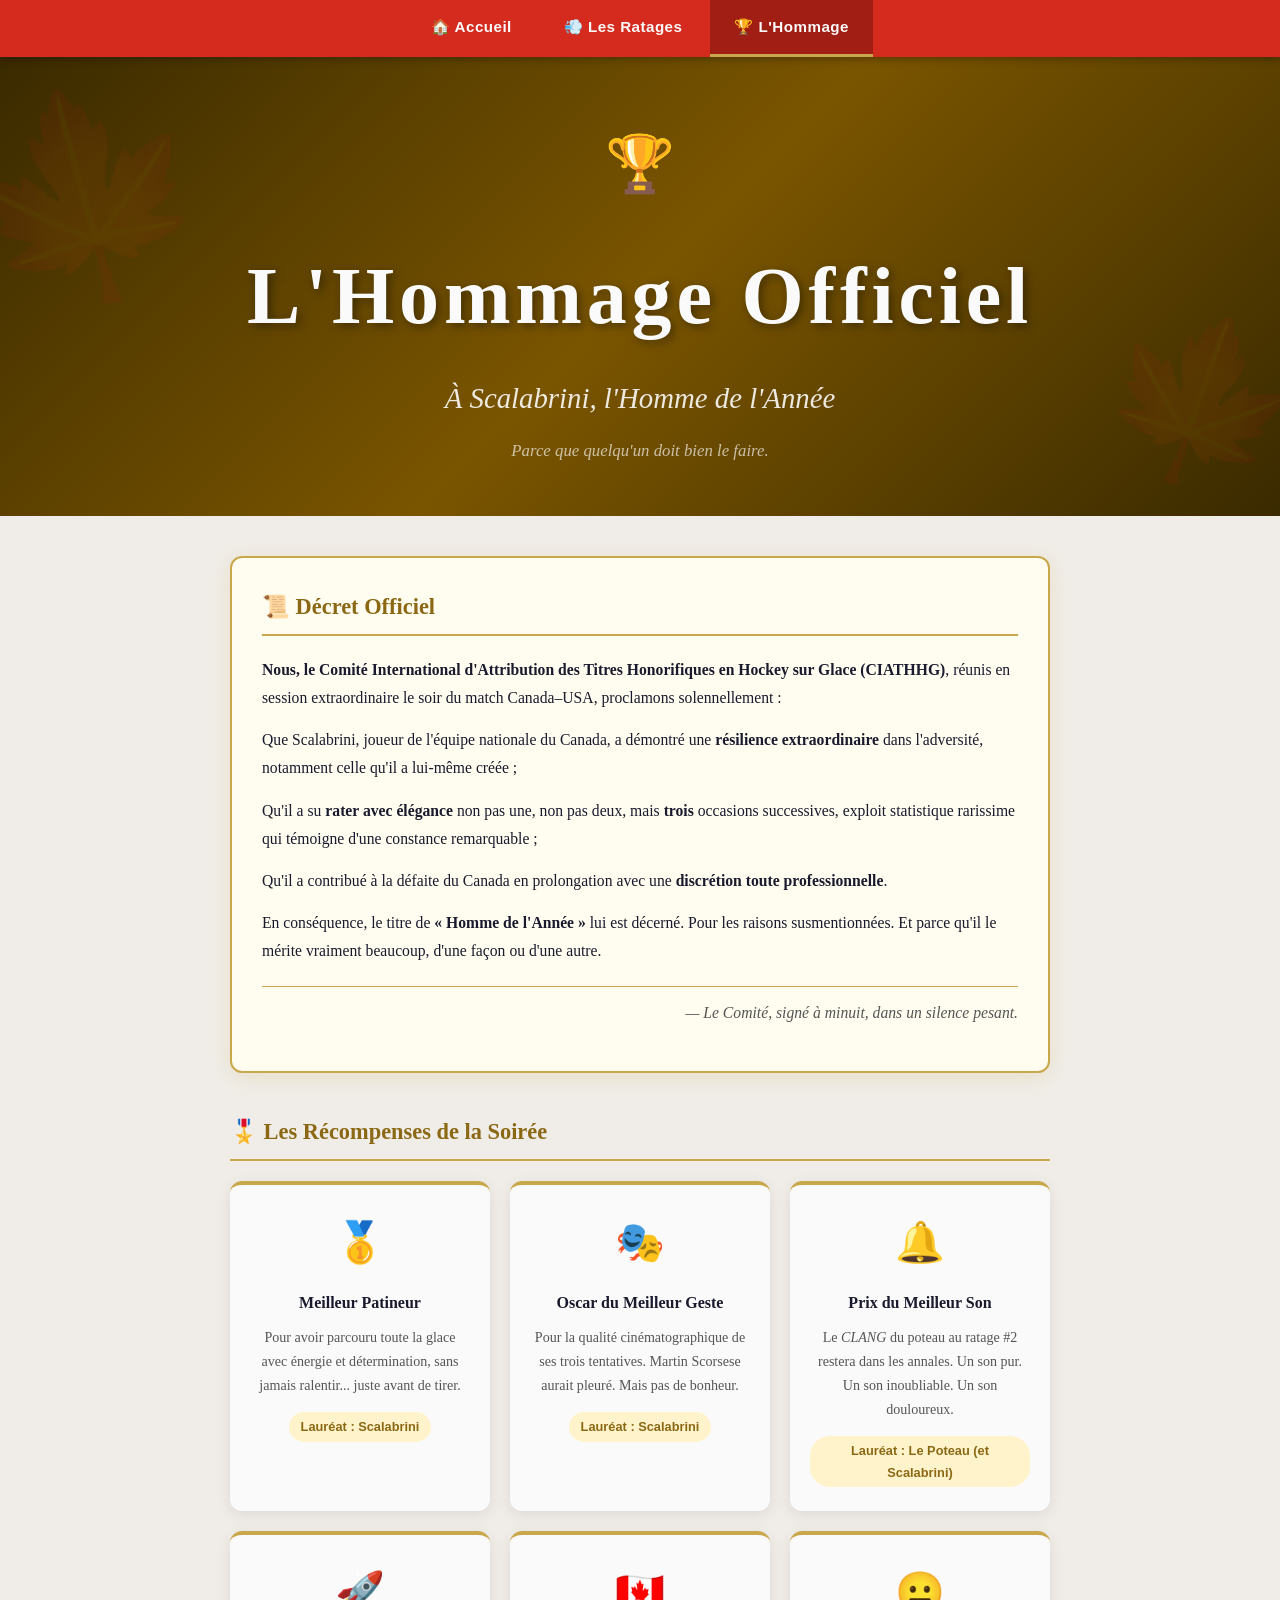
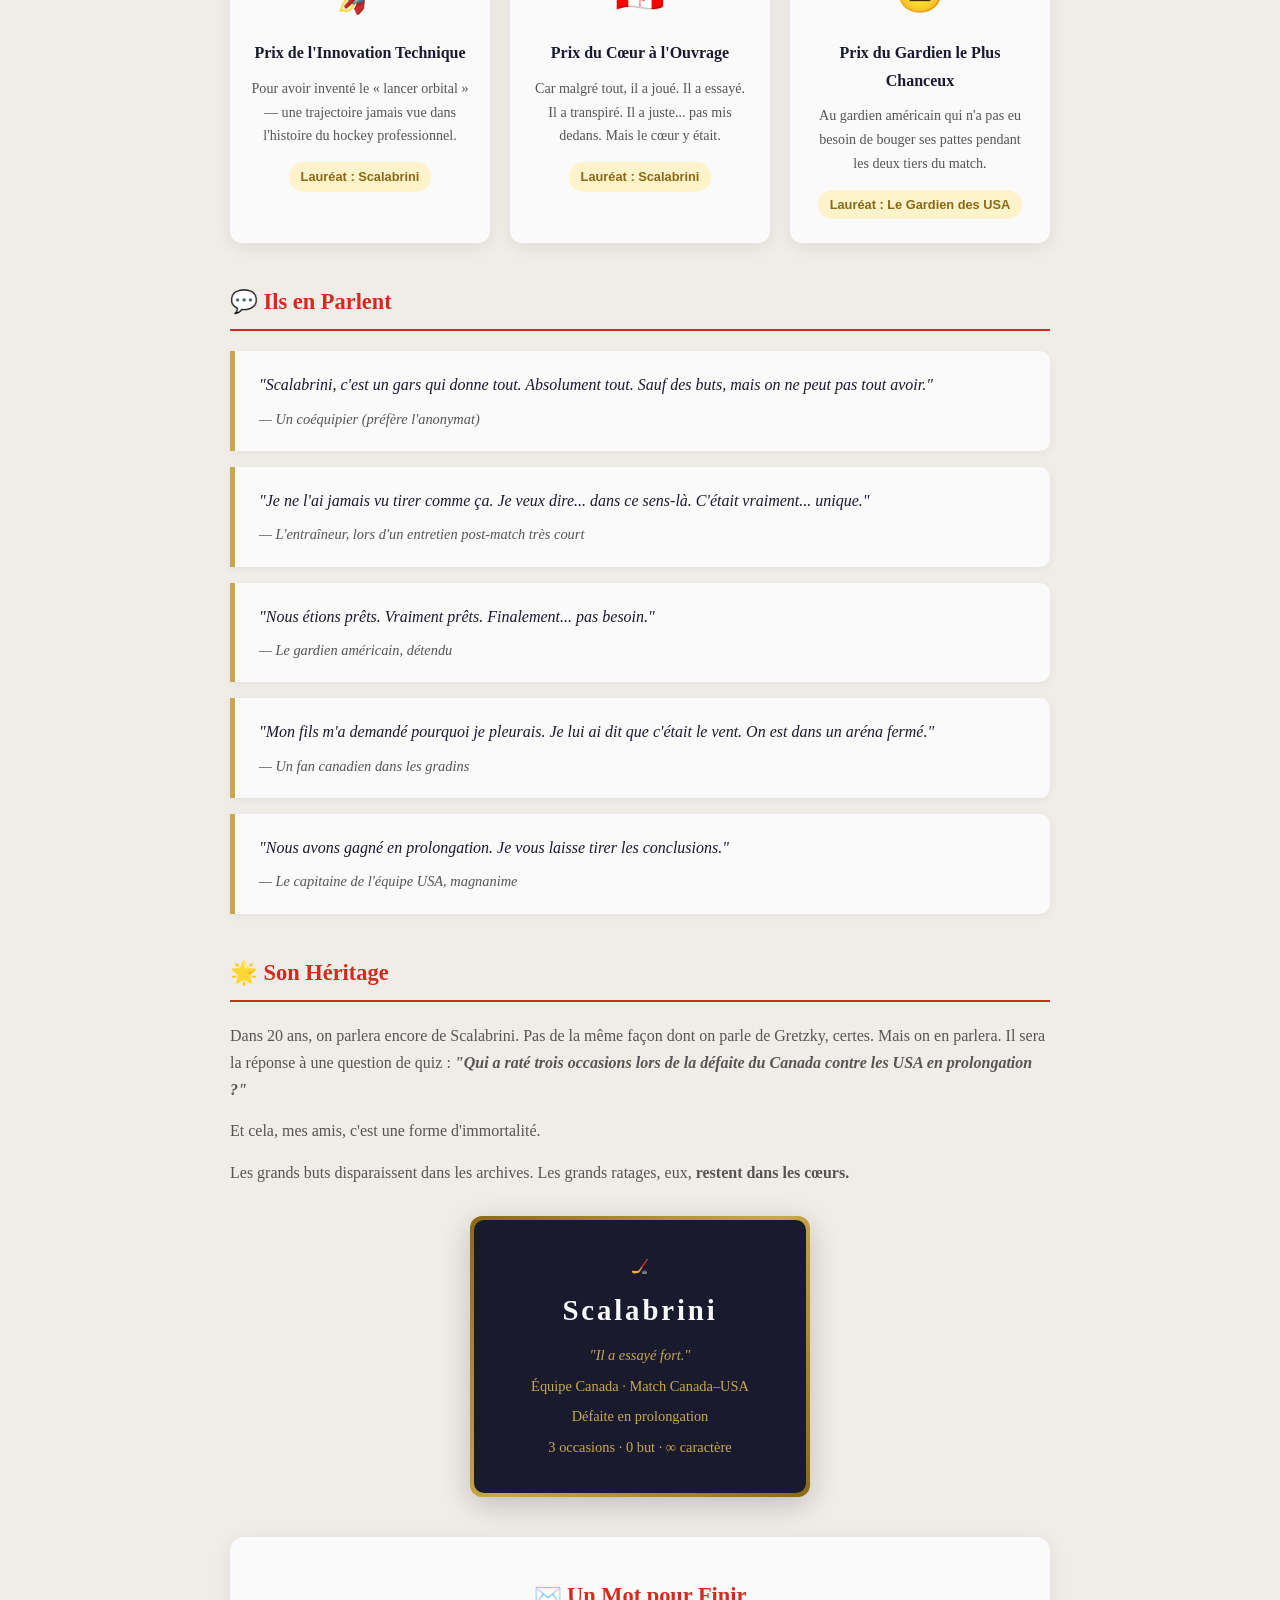
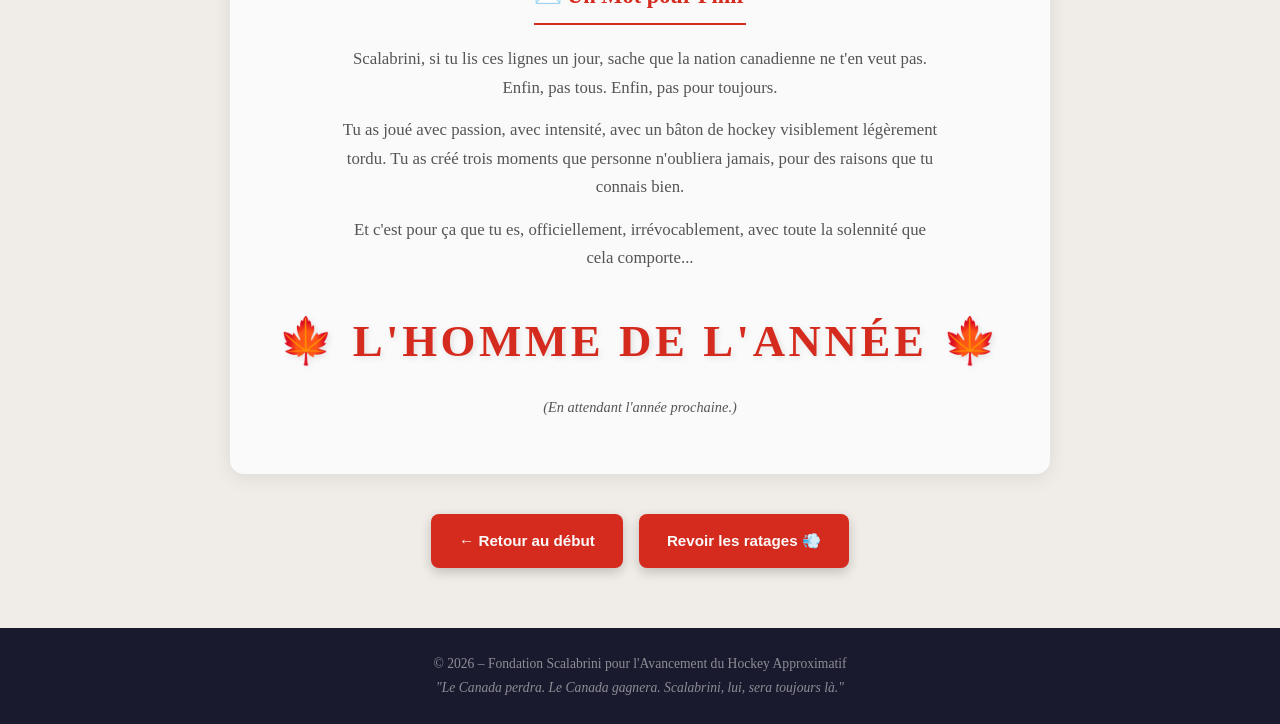
<file: hommage.html>
<!DOCTYPE html>
<html lang="fr">
<head>
  <meta charset="UTF-8" />
  <meta name="viewport" content="width=device-width, initial-scale=1.0"/>
  <title>L'Hommage Officiel – Scalabrini</title>
  <link rel="stylesheet" href="style.css"/>
</head>
<body>

  <nav>
    <a href="index.html">🏠 Accueil</a>
    <a href="les-ratages.html">💨 Les Ratages</a>
    <a href="hommage.html" class="active">🏆 L'Hommage</a>
  </nav>

  <header class="header-gold">
    <div class="maple-leaf spin">🏆</div>
    <h1>L'Hommage Officiel</h1>
    <h2>À Scalabrini, l'Homme de l'Année</h2>
    <p class="subtitle">Parce que quelqu'un doit bien le faire.</p>
  </header>

  <main>

    <section class="decree-box">
      <h3>📜 Décret Officiel</h3>
      <div class="decree-text">
        <p>
          <strong>Nous, le Comité International d'Attribution des Titres Honorifiques
          en Hockey sur Glace (CIATHHG)</strong>, réunis en session extraordinaire
          le soir du match Canada–USA, proclamons solennellement :
        </p>
        <p>
          Que Scalabrini, joueur de l'équipe nationale du Canada,
          a démontré une <strong>résilience extraordinaire</strong> dans l'adversité,
          notamment celle qu'il a lui-même créée ;
        </p>
        <p>
          Qu'il a su <strong>rater avec élégance</strong> non pas une, non pas deux,
          mais <strong>trois</strong> occasions successives, exploit statistique
          rarissime qui témoigne d'une constance remarquable ;
        </p>
        <p>
          Qu'il a contribué à la défaite du Canada en prolongation avec
          une <strong>discrétion toute professionnelle</strong>.
        </p>
        <p>
          En conséquence, le titre de <strong>« Homme de l'Année »</strong>
          lui est décerné. Pour les raisons susmentionnées. Et parce qu'il
          le mérite vraiment beaucoup, d'une façon ou d'une autre.
        </p>
        <p class="decree-sig">
          — Le Comité, signé à minuit, dans un silence pesant.
        </p>
      </div>
    </section>

    <section class="awards-grid">
      <h3>🎖️ Les Récompenses de la Soirée</h3>
      <div class="awards">

        <div class="award-card">
          <div class="award-icon">🥇</div>
          <h4>Meilleur Patineur</h4>
          <p>Pour avoir parcouru toute la glace avec énergie et détermination,
          sans jamais ralentir... juste avant de tirer.</p>
          <span class="award-winner">Lauréat : Scalabrini</span>
        </div>

        <div class="award-card">
          <div class="award-icon">🎭</div>
          <h4>Oscar du Meilleur Geste</h4>
          <p>Pour la qualité cinématographique de ses trois tentatives.
          Martin Scorsese aurait pleuré. Mais pas de bonheur.</p>
          <span class="award-winner">Lauréat : Scalabrini</span>
        </div>

        <div class="award-card">
          <div class="award-icon">🔔</div>
          <h4>Prix du Meilleur Son</h4>
          <p>Le <em>CLANG</em> du poteau au ratage #2 restera dans les annales.
          Un son pur. Un son inoubliable. Un son douloureux.</p>
          <span class="award-winner">Lauréat : Le Poteau (et Scalabrini)</span>
        </div>

        <div class="award-card">
          <div class="award-icon">🚀</div>
          <h4>Prix de l'Innovation Technique</h4>
          <p>Pour avoir inventé le « lancer orbital » — une trajectoire jamais
          vue dans l'histoire du hockey professionnel.</p>
          <span class="award-winner">Lauréat : Scalabrini</span>
        </div>

        <div class="award-card">
          <div class="award-icon">🇨🇦</div>
          <h4>Prix du Cœur à l'Ouvrage</h4>
          <p>Car malgré tout, il a joué. Il a essayé. Il a transpiré.
          Il a juste... pas mis dedans. Mais le cœur y était.</p>
          <span class="award-winner">Lauréat : Scalabrini</span>
        </div>

        <div class="award-card">
          <div class="award-icon">😐</div>
          <h4>Prix du Gardien le Plus Chanceux</h4>
          <p>Au gardien américain qui n'a pas eu besoin de bouger ses pattes
          pendant les deux tiers du match.</p>
          <span class="award-winner">Lauréat : Le Gardien des USA</span>
        </div>

      </div>
    </section>

    <section class="testimonials">
      <h3>💬 Ils en Parlent</h3>

      <div class="testimonial">
        <p>"Scalabrini, c'est un gars qui donne tout. Absolument tout.
        Sauf des buts, mais on ne peut pas tout avoir."</p>
        <cite>— Un coéquipier (préfère l'anonymat)</cite>
      </div>

      <div class="testimonial">
        <p>"Je ne l'ai jamais vu tirer comme ça. Je veux dire... dans ce sens-là.
        C'était vraiment... unique."</p>
        <cite>— L'entraîneur, lors d'un entretien post-match très court</cite>
      </div>

      <div class="testimonial">
        <p>"Nous étions prêts. Vraiment prêts. Finalement... pas besoin."</p>
        <cite>— Le gardien américain, détendu</cite>
      </div>

      <div class="testimonial">
        <p>"Mon fils m'a demandé pourquoi je pleurais. Je lui ai dit que c'était
        le vent. On est dans un aréna fermé."</p>
        <cite>— Un fan canadien dans les gradins</cite>
      </div>

      <div class="testimonial">
        <p>"Nous avons gagné en prolongation. Je vous laisse tirer les
        conclusions."</p>
        <cite>— Le capitaine de l'équipe USA, magnanime</cite>
      </div>

    </section>

    <section class="legacy">
      <h3>🌟 Son Héritage</h3>
      <p>
        Dans 20 ans, on parlera encore de Scalabrini. Pas de la même façon
        dont on parle de Gretzky, certes. Mais on en parlera.
        Il sera la réponse à une question de quiz :
        <strong><em>"Qui a raté trois occasions lors de la défaite du Canada contre
        les USA en prolongation ?"</em></strong>
      </p>
      <p>
        Et cela, mes amis, c'est une forme d'immortalité.
      </p>
      <p>
        Les grands buts disparaissent dans les archives.
        Les grands ratages, eux, <strong>restent dans les cœurs.</strong>
      </p>

      <div class="legacy-plaque">
        <div class="plaque-inner">
          <p>🏒</p>
          <h4>Scalabrini</h4>
          <p><em>"Il a essayé fort."</em></p>
          <p>Équipe Canada · Match Canada–USA</p>
          <p>Défaite en prolongation</p>
          <p>3 occasions · 0 but · ∞ caractère</p>
        </div>
      </div>
    </section>

    <section class="final-message">
      <h3>✉️ Un Mot pour Finir</h3>
      <p>
        Scalabrini, si tu lis ces lignes un jour, sache que la nation canadienne
        ne t'en veut pas. Enfin, pas tous. Enfin, pas pour toujours.
      </p>
      <p>
        Tu as joué avec passion, avec intensité, avec un bâton de hockey
        visiblement légèrement tordu. Tu as créé trois moments que personne
        n'oubliera jamais, pour des raisons que tu connais bien.
      </p>
      <p>
        Et c'est pour ça que tu es, officiellement, irrévocablement,
        avec toute la solennité que cela comporte...
      </p>
      <div class="grand-titre">
        🍁 L'HOMME DE L'ANNÉE 🍁
      </div>
      <p class="final-sub">(En attendant l'année prochaine.)</p>
    </section>

    <div class="cta-buttons">
      <a href="index.html" class="btn">← Retour au début</a>
      <a href="les-ratages.html" class="btn">Revoir les ratages 💨</a>
    </div>

  </main>

  <footer>
    <p>© 2026 – Fondation Scalabrini pour l'Avancement du Hockey Approximatif</p>
    <p><em>"Le Canada perdra. Le Canada gagnera. Scalabrini, lui, sera toujours là."</em></p>
  </footer>

</body>
</html>
</file>
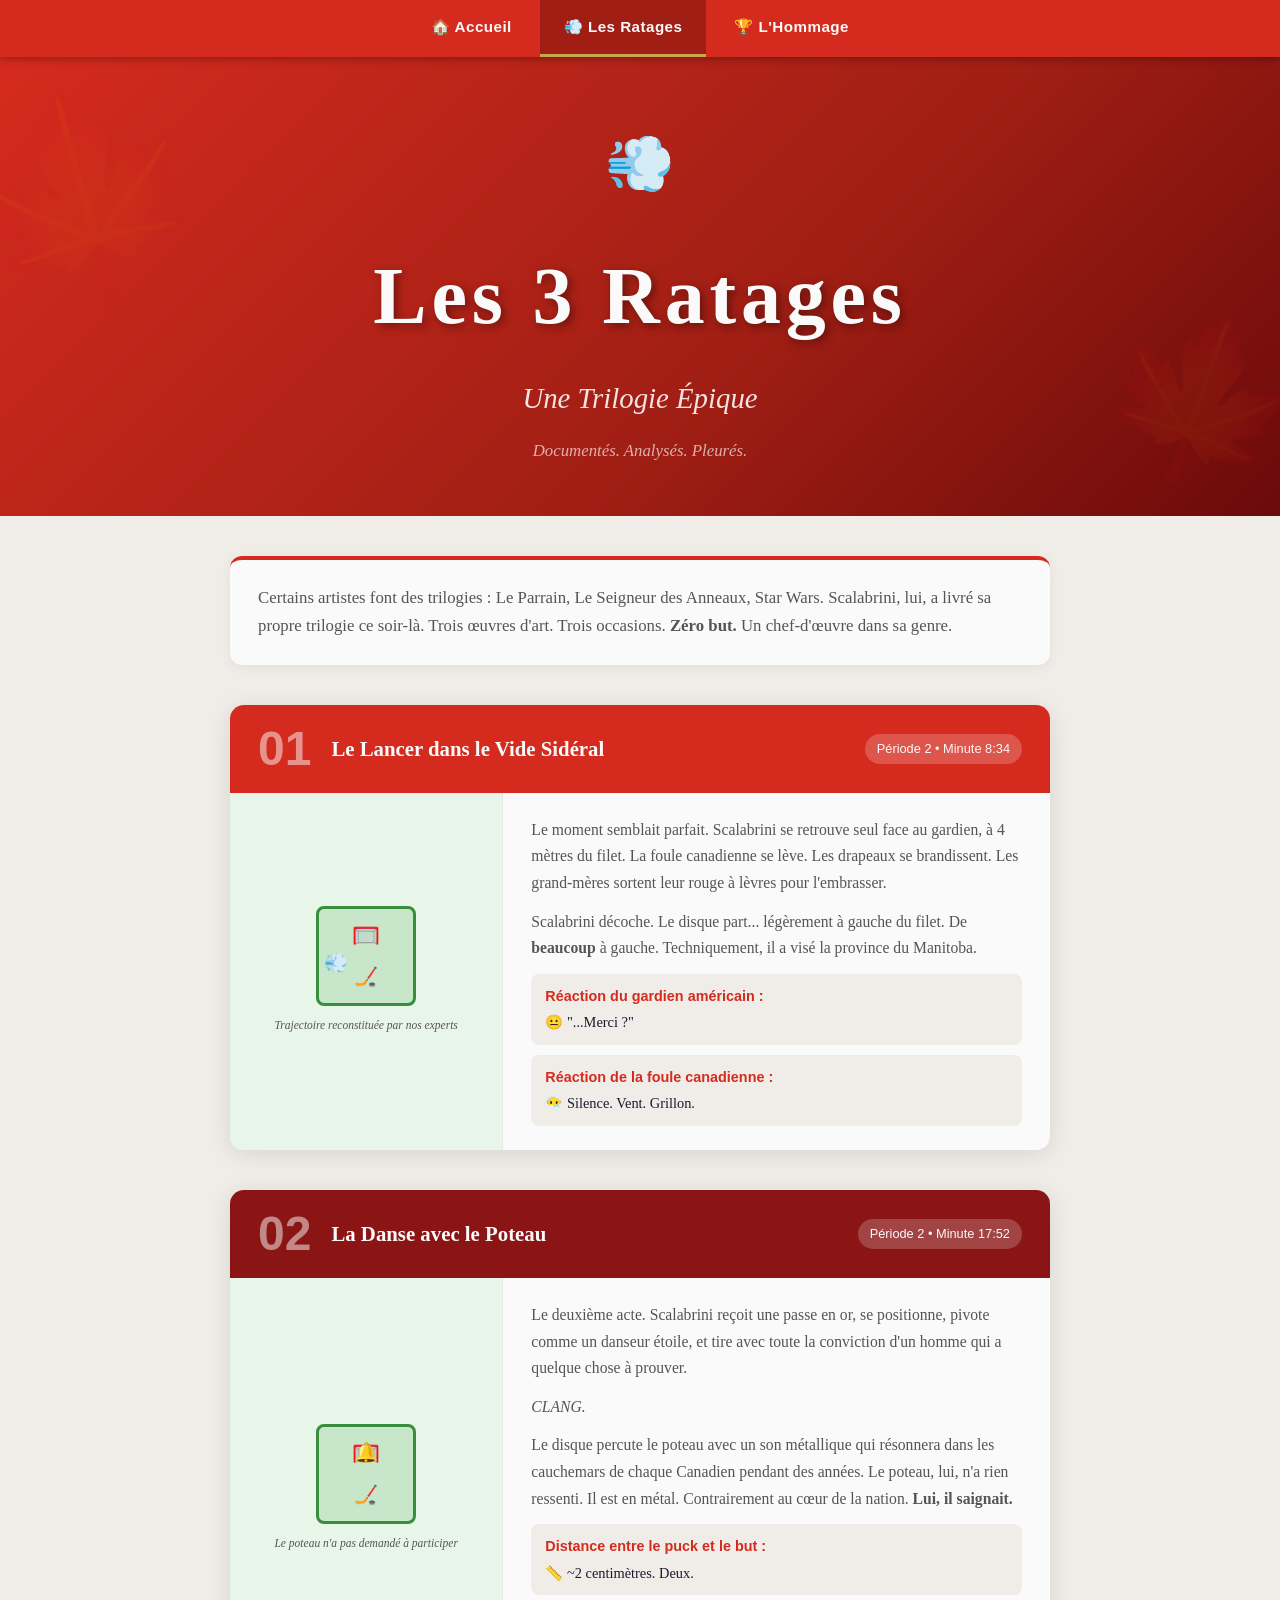
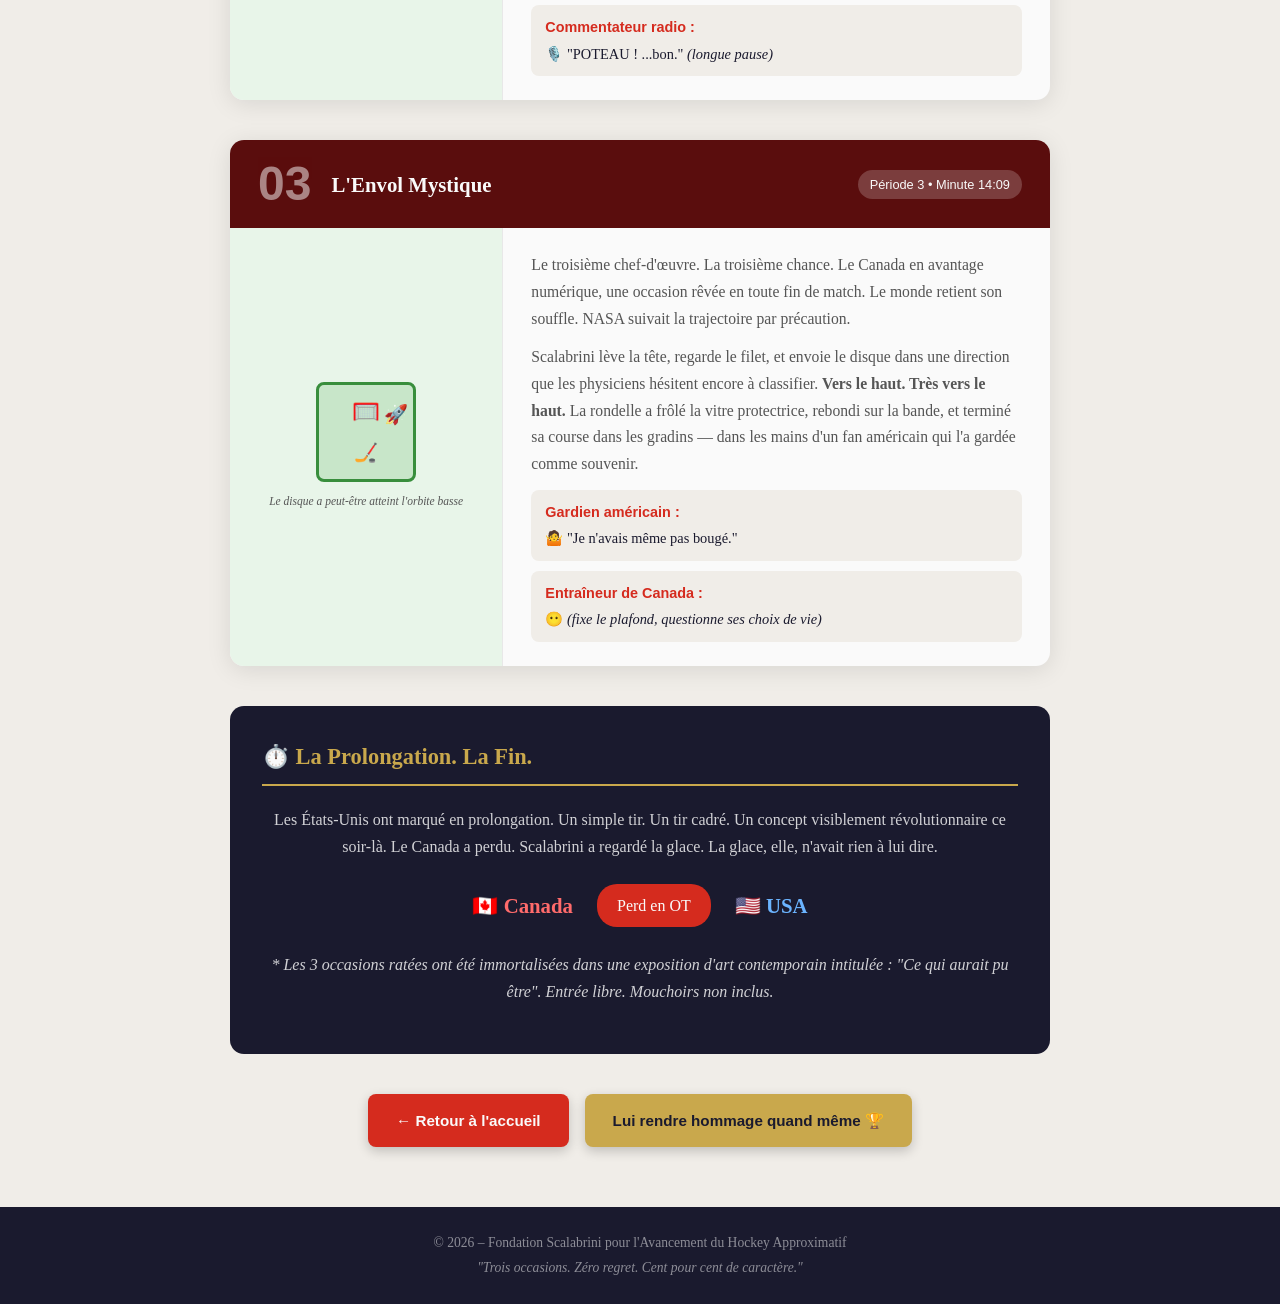
<file: les-ratages.html>
<!DOCTYPE html>
<html lang="fr">
<head>
  <meta charset="UTF-8" />
  <meta name="viewport" content="width=device-width, initial-scale=1.0"/>
  <title>Les 3 Ratages Légendaires – Scalabrini</title>
  <link rel="stylesheet" href="style.css"/>
</head>
<body>

  <nav>
    <a href="index.html">🏠 Accueil</a>
    <a href="les-ratages.html" class="active">💨 Les Ratages</a>
    <a href="hommage.html">🏆 L'Hommage</a>
  </nav>

  <header>
    <div class="maple-leaf">💨</div>
    <h1>Les 3 Ratages</h1>
    <h2>Une Trilogie Épique</h2>
    <p class="subtitle">Documentés. Analysés. Pleurés.</p>
  </header>

  <main>

    <section class="intro-box">
      <p>
        Certains artistes font des trilogies : Le Parrain, Le Seigneur des Anneaux,
        Star Wars. Scalabrini, lui, a livré sa propre trilogie ce soir-là.
        Trois œuvres d'art. Trois occasions. <strong>Zéro but.</strong>
        Un chef-d'œuvre dans sa genre.
      </p>
    </section>

    <!-- RATAGE #1 -->
    <section class="ratage-card ratage-1">
      <div class="ratage-header">
        <span class="ratage-number">01</span>
        <h3>Le Lancer dans le Vide Sidéral</h3>
        <span class="ratage-badge">Période 2 • Minute 8:34</span>
      </div>
      <div class="ratage-body">
        <div class="rink-diagram">
          <div class="rink">
            <div class="net">🥅</div>
            <div class="puck-trajectory bad-shot">💨</div>
            <div class="player-pos">🏒</div>
          </div>
          <p class="diagram-caption">Trajectoire reconstituée par nos experts</p>
        </div>
        <div class="ratage-description">
          <p>
            Le moment semblait parfait. Scalabrini se retrouve seul face au gardien,
            à 4 mètres du filet. La foule canadienne se lève. Les drapeaux se brandissent.
            Les grand-mères sortent leur rouge à lèvres pour l'embrasser.
          </p>
          <p>
            Scalabrini décoche. Le disque part... légèrement à gauche du filet.
            De <strong>beaucoup</strong> à gauche. Techniquement, il a visé la province
            du Manitoba.
          </p>
          <div class="reaction-meter">
            <span class="label">Réaction du gardien américain :</span>
            <span class="reaction">😐 "...Merci ?"</span>
          </div>
          <div class="reaction-meter">
            <span class="label">Réaction de la foule canadienne :</span>
            <span class="reaction">😶‍🌫️ Silence. Vent. Grillon.</span>
          </div>
        </div>
      </div>
    </section>

    <!-- RATAGE #2 -->
    <section class="ratage-card ratage-2">
      <div class="ratage-header">
        <span class="ratage-number">02</span>
        <h3>La Danse avec le Poteau</h3>
        <span class="ratage-badge">Période 2 • Minute 17:52</span>
      </div>
      <div class="ratage-body">
        <div class="rink-diagram">
          <div class="rink">
            <div class="net">🥅</div>
            <div class="puck-trajectory post-shot">🔔</div>
            <div class="player-pos">🏒</div>
          </div>
          <p class="diagram-caption">Le poteau n'a pas demandé à participer</p>
        </div>
        <div class="ratage-description">
          <p>
            Le deuxième acte. Scalabrini reçoit une passe en or, se positionne,
            pivote comme un danseur étoile, et tire avec toute la conviction
            d'un homme qui a quelque chose à prouver.
          </p>
          <p>
            <em>CLANG.</em>
          </p>
          <p>
            Le disque percute le poteau avec un son métallique qui résonnera
            dans les cauchemars de chaque Canadien pendant des années.
            Le poteau, lui, n'a rien ressenti. Il est en métal. Contrairement
            au cœur de la nation. <strong>Lui, il saignait.</strong>
          </p>
          <div class="reaction-meter">
            <span class="label">Distance entre le puck et le but :</span>
            <span class="reaction">📏 ~2 centimètres. Deux.</span>
          </div>
          <div class="reaction-meter">
            <span class="label">Commentateur radio :</span>
            <span class="reaction">🎙️ "POTEAU ! ...bon." <em>(longue pause)</em></span>
          </div>
        </div>
      </div>
    </section>

    <!-- RATAGE #3 -->
    <section class="ratage-card ratage-3">
      <div class="ratage-header">
        <span class="ratage-number">03</span>
        <h3>L'Envol Mystique</h3>
        <span class="ratage-badge">Période 3 • Minute 14:09</span>
      </div>
      <div class="ratage-body">
        <div class="rink-diagram">
          <div class="rink">
            <div class="net">🥅</div>
            <div class="puck-trajectory sky-shot">🚀</div>
            <div class="player-pos">🏒</div>
          </div>
          <p class="diagram-caption">Le disque a peut-être atteint l'orbite basse</p>
        </div>
        <div class="ratage-description">
          <p>
            Le troisième chef-d'œuvre. La troisième chance. Le Canada en avantage
            numérique, une occasion rêvée en toute fin de match. Le monde retient
            son souffle. NASA suivait la trajectoire par précaution.
          </p>
          <p>
            Scalabrini lève la tête, regarde le filet, et envoie le disque
            dans une direction que les physiciens hésitent encore à classifier.
            <strong>Vers le haut. Très vers le haut.</strong>
            La rondelle a frôlé la vitre protectrice, rebondi sur la bande,
            et terminé sa course dans les gradins — dans les mains d'un fan américain
            qui l'a gardée comme souvenir.
          </p>
          <div class="reaction-meter">
            <span class="label">Gardien américain :</span>
            <span class="reaction">🤷 "Je n'avais même pas bougé."</span>
          </div>
          <div class="reaction-meter">
            <span class="label">Entraîneur de Canada :</span>
            <span class="reaction">😶 <em>(fixe le plafond, questionne ses choix de vie)</em></span>
          </div>
        </div>
      </div>
    </section>

    <!-- AFTERMATH -->
    <section class="aftermath">
      <h3>⏱️ La Prolongation. La Fin.</h3>
      <p>
        Les États-Unis ont marqué en prolongation. Un simple tir. Un tir cadré.
        Un concept visiblement révolutionnaire ce soir-là.
        Le Canada a perdu. Scalabrini a regardé la glace.
        La glace, elle, n'avait rien à lui dire.
      </p>
      <div class="final-score">
        <span class="team canada">🇨🇦 Canada</span>
        <span class="score-display">Perd en OT</span>
        <span class="team usa">🇺🇸 USA</span>
      </div>
      <p class="footnote">
        * Les 3 occasions ratées ont été immortalisées dans une exposition d'art
        contemporain intitulée : <em>"Ce qui aurait pu être"</em>. Entrée libre.
        Mouchoirs non inclus.
      </p>
    </section>

    <div class="cta-buttons">
      <a href="index.html" class="btn">← Retour à l'accueil</a>
      <a href="hommage.html" class="btn btn-gold">Lui rendre hommage quand même 🏆</a>
    </div>

  </main>

  <footer>
    <p>© 2026 – Fondation Scalabrini pour l'Avancement du Hockey Approximatif</p>
    <p><em>"Trois occasions. Zéro regret. Cent pour cent de caractère."</em></p>
  </footer>

</body>
</html>
</file>
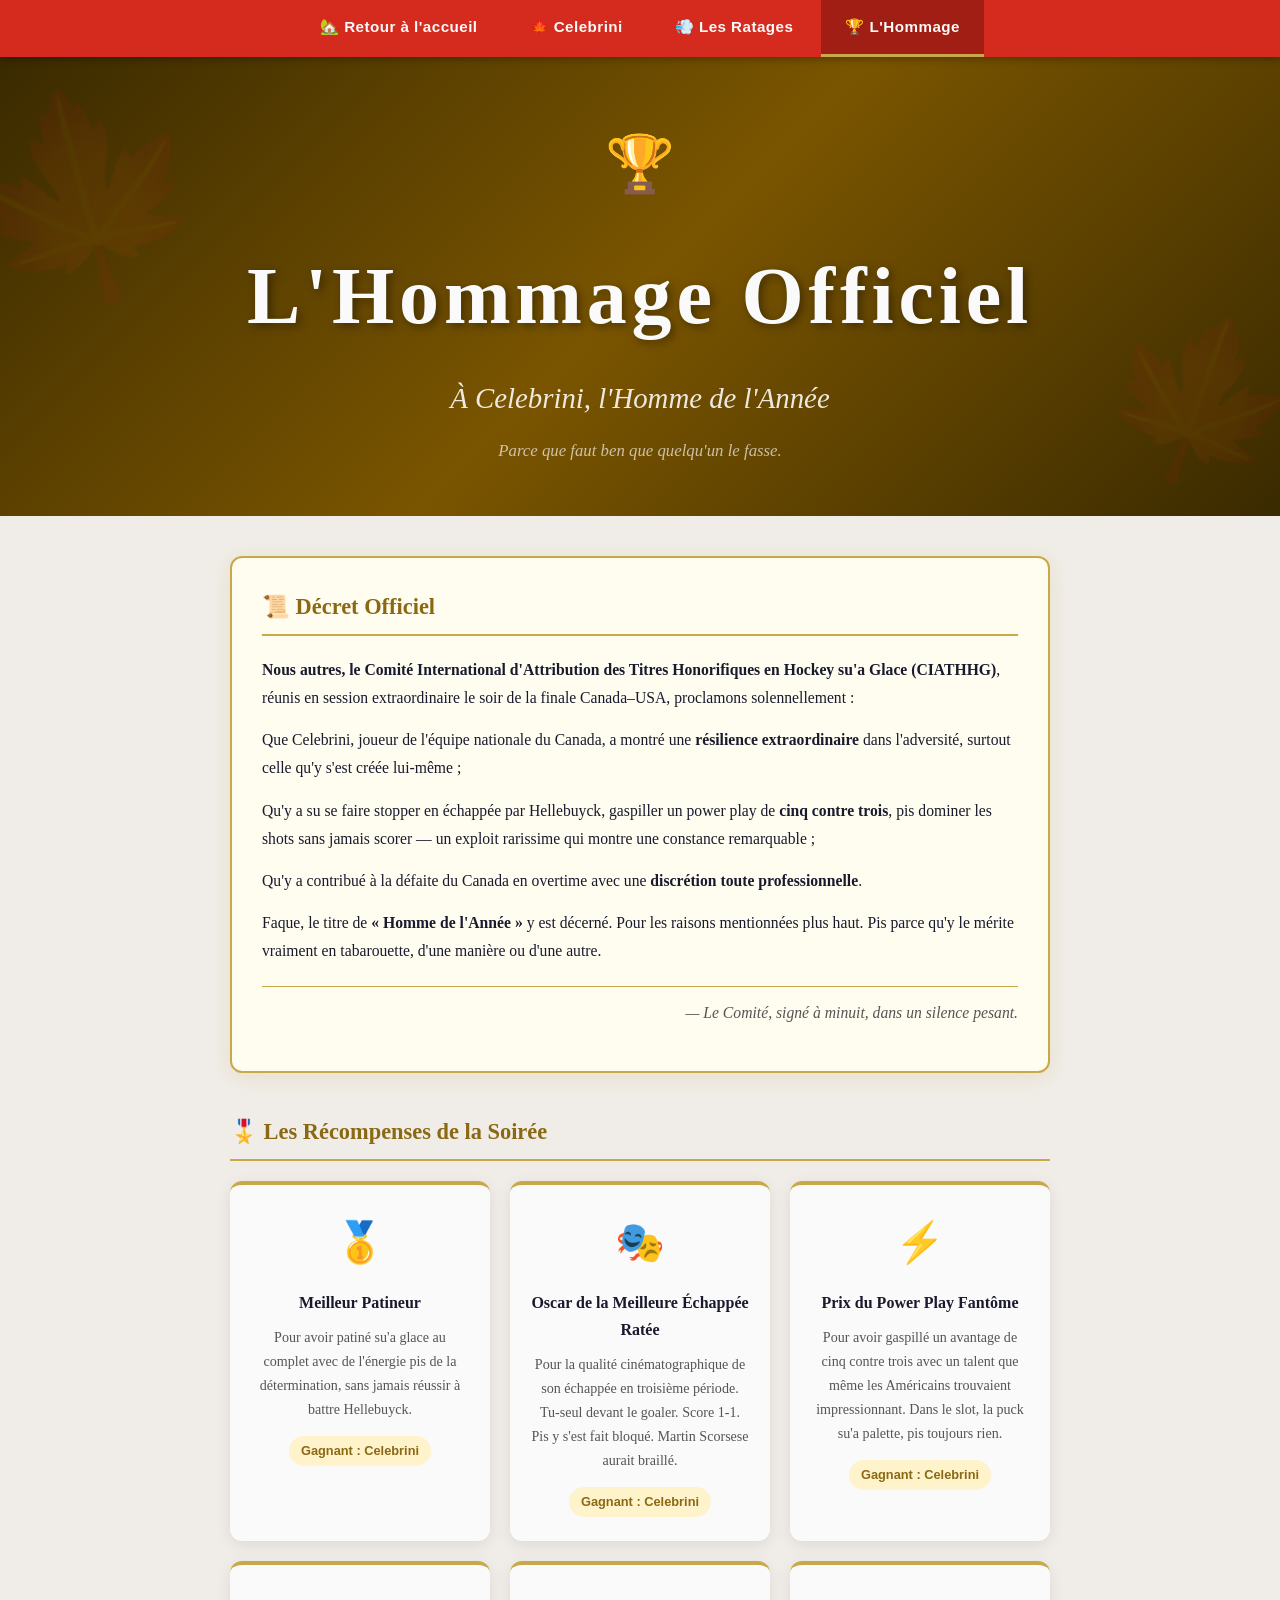
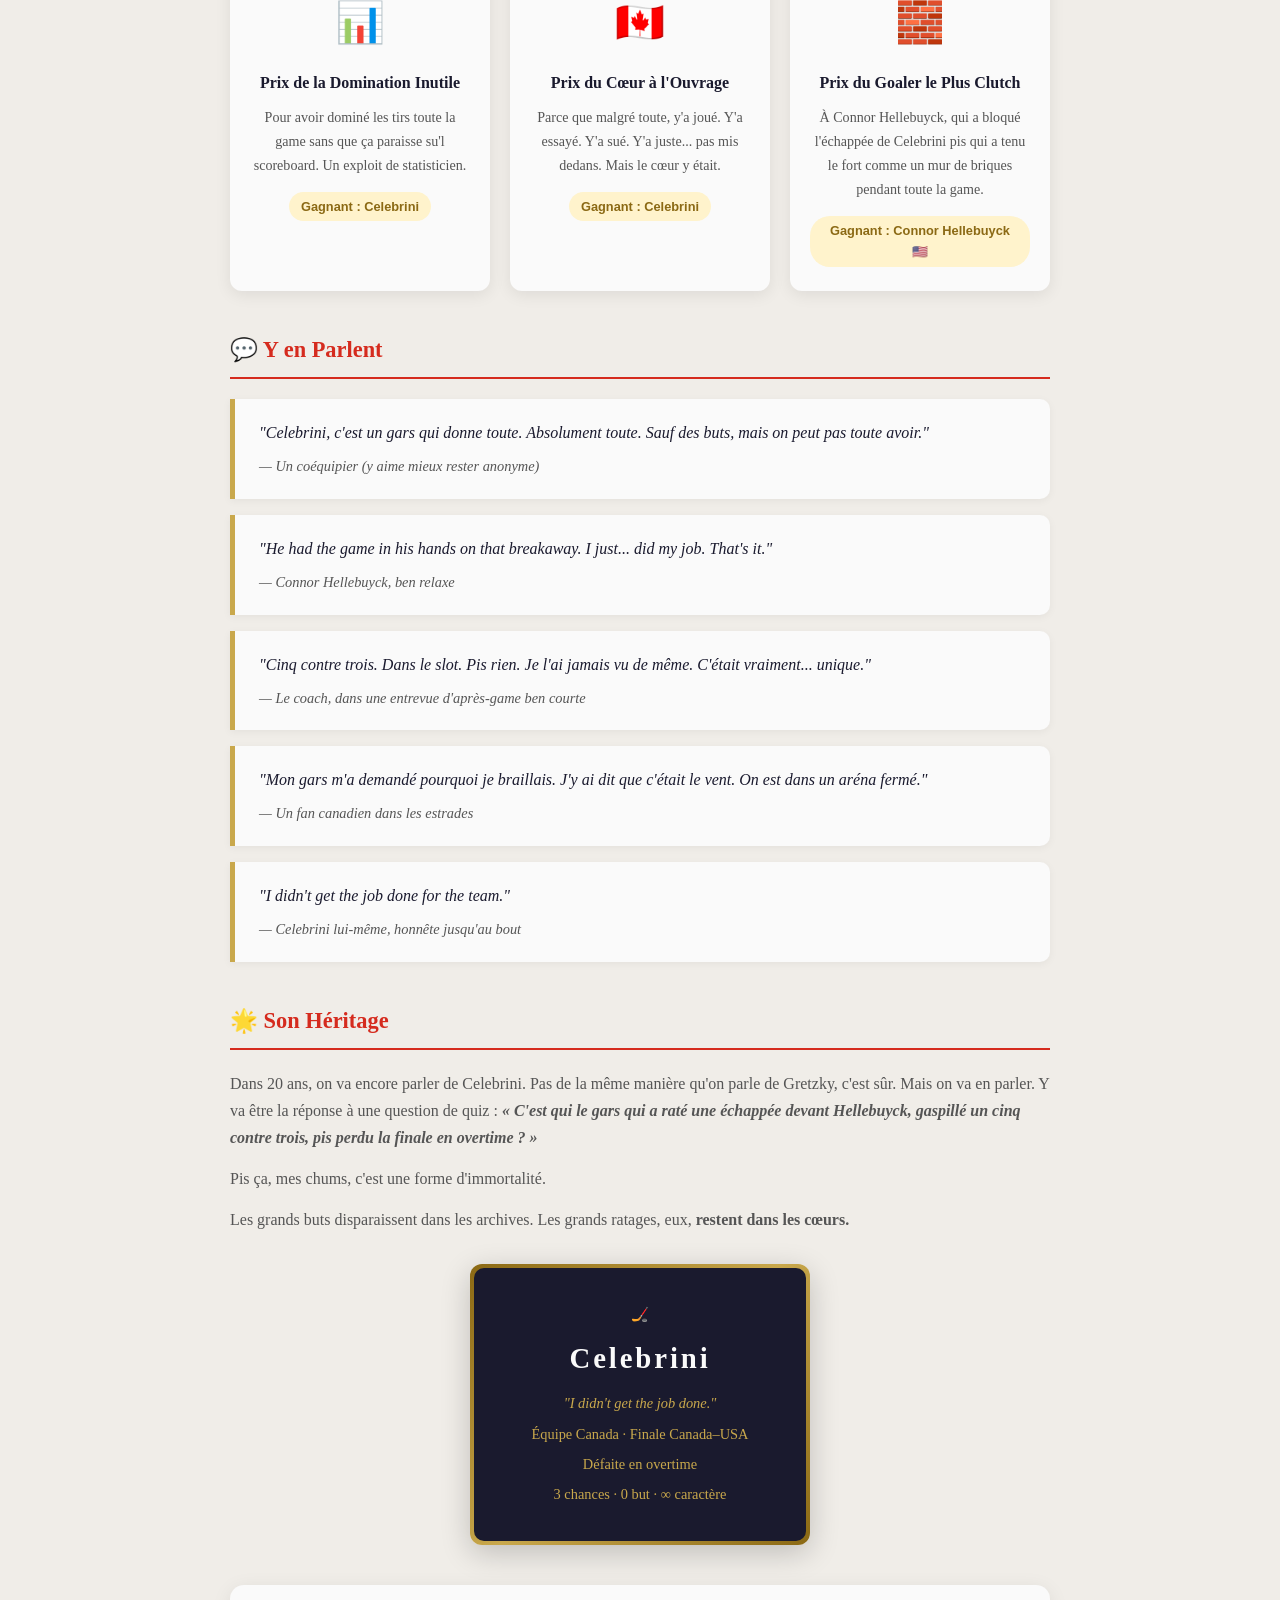
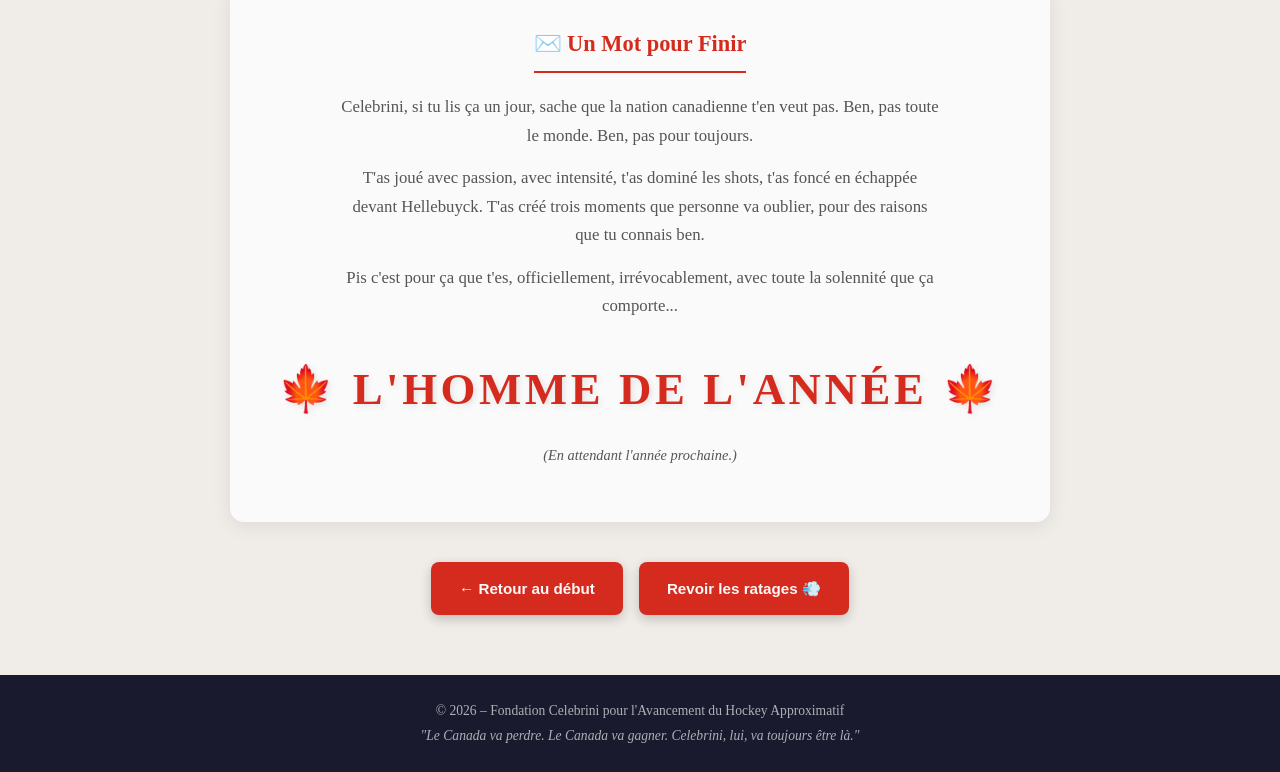
<file: scalabrini-site/hommage.html>
<!DOCTYPE html>
<html lang="fr-CA">
<head>
  <meta charset="UTF-8" />
  <meta name="viewport" content="width=device-width, initial-scale=1.0"/>
  <meta name="description" content="L'hommage officiel à Celebrini — décret, récompenses, témoignages et l'héritage éternel de l'Homme de l'Année."/>
  <meta property="og:title" content="L'Hommage Officiel | Tales of the Super Nintendo"/>
  <meta property="og:description" content="L'hommage officiel à Celebrini — décret, récompenses, témoignages et l'héritage éternel de l'Homme de l'Année."/>
  <meta property="og:type" content="website"/>
  <link rel="icon" href="data:image/svg+xml,<svg xmlns='http://www.w3.org/2000/svg' viewBox='0 0 100 100'><text y='.9em' font-size='90'>🎮</text></svg>"/>
  <title>L'Hommage Officiel | Tales of the Super Nintendo</title>
  <link rel="stylesheet" href="style.css"/>
</head>
<body>

  <nav>
    <a href="../index.html">🏡 Retour à l'accueil</a>
    <a href="index.html">🍁 Celebrini</a>
    <a href="les-ratages.html">💨 Les Ratages</a>
    <a href="hommage.html" class="active">🏆 L'Hommage</a>
  </nav>

  <header class="header-gold">
    <div class="maple-leaf spin">🏆</div>
    <h1>L'Hommage Officiel</h1>
    <h2>À Celebrini, l'Homme de l'Année</h2>
    <p class="subtitle">Parce que faut ben que quelqu'un le fasse.</p>
  </header>

  <main>

    <section class="decree-box">
      <h3>📜 Décret Officiel</h3>
      <div class="decree-text">
        <p>
          <strong>Nous autres, le Comité International d'Attribution des Titres Honorifiques
          en Hockey su'a Glace (CIATHHG)</strong>, réunis en session extraordinaire
          le soir de la finale Canada–USA, proclamons solennellement :
        </p>
        <p>
          Que Celebrini, joueur de l'équipe nationale du Canada,
          a montré une <strong>résilience extraordinaire</strong> dans l'adversité,
          surtout celle qu'y s'est créée lui-même ;
        </p>
        <p>
          Qu'y a su se faire stopper en échappée par Hellebuyck,
          gaspiller un power play de <strong>cinq contre trois</strong>,
          pis dominer les shots sans jamais scorer — un exploit
          rarissime qui montre une constance remarquable ;
        </p>
        <p>
          Qu'y a contribué à la défaite du Canada en overtime avec
          une <strong>discrétion toute professionnelle</strong>.
        </p>
        <p>
          Faque, le titre de <strong>« Homme de l'Année »</strong>
          y est décerné. Pour les raisons mentionnées plus haut. Pis parce qu'y
          le mérite vraiment en tabarouette, d'une manière ou d'une autre.
        </p>
        <p class="decree-sig">
          — Le Comité, signé à minuit, dans un silence pesant.
        </p>
      </div>
    </section>

    <section class="awards-grid">
      <h3>🎖️ Les Récompenses de la Soirée</h3>
      <div class="awards">

        <div class="award-card">
          <div class="award-icon">🥇</div>
          <h4>Meilleur Patineur</h4>
          <p>Pour avoir patiné su'a glace au complet avec de l'énergie pis de la détermination,
          sans jamais réussir à battre Hellebuyck.</p>
          <span class="award-winner">Gagnant : Celebrini</span>
        </div>

        <div class="award-card">
          <div class="award-icon">🎭</div>
          <h4>Oscar de la Meilleure Échappée Ratée</h4>
          <p>Pour la qualité cinématographique de son échappée en troisième période.
          Tu-seul devant le goaler. Score 1-1. Pis y s'est fait bloqué. Martin Scorsese aurait braillé.</p>
          <span class="award-winner">Gagnant : Celebrini</span>
        </div>

        <div class="award-card">
          <div class="award-icon">⚡</div>
          <h4>Prix du Power Play Fantôme</h4>
          <p>Pour avoir gaspillé un avantage de cinq contre trois avec un talent
          que même les Américains trouvaient impressionnant. Dans le slot, la puck su'a palette,
          pis toujours rien.</p>
          <span class="award-winner">Gagnant : Celebrini</span>
        </div>

        <div class="award-card">
          <div class="award-icon">📊</div>
          <h4>Prix de la Domination Inutile</h4>
          <p>Pour avoir dominé les tirs toute la game sans que ça paraisse
          su'l scoreboard. Un exploit de statisticien.</p>
          <span class="award-winner">Gagnant : Celebrini</span>
        </div>

        <div class="award-card">
          <div class="award-icon">🇨🇦</div>
          <h4>Prix du Cœur à l'Ouvrage</h4>
          <p>Parce que malgré toute, y'a joué. Y'a essayé. Y'a sué.
          Y'a juste... pas mis dedans. Mais le cœur y était.</p>
          <span class="award-winner">Gagnant : Celebrini</span>
        </div>

        <div class="award-card">
          <div class="award-icon">🧱</div>
          <h4>Prix du Goaler le Plus Clutch</h4>
          <p>À Connor Hellebuyck, qui a bloqué l'échappée de Celebrini
          pis qui a tenu le fort comme un mur de briques pendant toute la game.</p>
          <span class="award-winner">Gagnant : Connor Hellebuyck 🇺🇸</span>
        </div>

      </div>
    </section>

    <section class="testimonials">
      <h3>💬 Y en Parlent</h3>

      <div class="testimonial">
        <p>"Celebrini, c'est un gars qui donne toute. Absolument toute.
        Sauf des buts, mais on peut pas toute avoir."</p>
        <cite>— Un coéquipier (y aime mieux rester anonyme)</cite>
      </div>

      <div class="testimonial">
        <p>"He had the game in his hands on that breakaway. I just...
        did my job. That's it."</p>
        <cite>— Connor Hellebuyck, ben relaxe</cite>
      </div>

      <div class="testimonial">
        <p>"Cinq contre trois. Dans le slot. Pis rien. Je l'ai jamais vu de même.
        C'était vraiment... unique."</p>
        <cite>— Le coach, dans une entrevue d'après-game ben courte</cite>
      </div>

      <div class="testimonial">
        <p>"Mon gars m'a demandé pourquoi je braillais. J'y ai dit que c'était
        le vent. On est dans un aréna fermé."</p>
        <cite>— Un fan canadien dans les estrades</cite>
      </div>

      <div class="testimonial">
        <p>"I didn't get the job done for the team."</p>
        <cite>— Celebrini lui-même, honnête jusqu'au bout</cite>
      </div>

    </section>

    <section class="legacy">
      <h3>🌟 Son Héritage</h3>
      <p>
        Dans 20 ans, on va encore parler de Celebrini. Pas de la même manière
        qu'on parle de Gretzky, c'est sûr. Mais on va en parler.
        Y va être la réponse à une question de quiz :
        <strong><em>« C'est qui le gars qui a raté une échappée devant Hellebuyck,
        gaspillé un cinq contre trois, pis perdu la finale en overtime ? »</em></strong>
      </p>
      <p>
        Pis ça, mes chums, c'est une forme d'immortalité.
      </p>
      <p>
        Les grands buts disparaissent dans les archives.
        Les grands ratages, eux, <strong>restent dans les cœurs.</strong>
      </p>

      <div class="legacy-plaque">
        <div class="plaque-inner">
          <p>🏒</p>
          <h4>Celebrini</h4>
          <p><em>"I didn't get the job done."</em></p>
          <p>Équipe Canada · Finale Canada–USA</p>
          <p>Défaite en overtime</p>
          <p>3 chances · 0 but · ∞ caractère</p>
        </div>
      </div>
    </section>

    <section class="final-message">
      <h3>✉️ Un Mot pour Finir</h3>
      <p>
        Celebrini, si tu lis ça un jour, sache que la nation canadienne
        t'en veut pas. Ben, pas toute le monde. Ben, pas pour toujours.
      </p>
      <p>
        T'as joué avec passion, avec intensité, t'as dominé les shots,
        t'as foncé en échappée devant Hellebuyck. T'as créé trois moments
        que personne va oublier, pour des raisons que tu connais ben.
      </p>
      <p>
        Pis c'est pour ça que t'es, officiellement, irrévocablement,
        avec toute la solennité que ça comporte...
      </p>
      <div class="grand-titre">
        🍁 L'HOMME DE L'ANNÉE 🍁
      </div>
      <p class="final-sub">(En attendant l'année prochaine.)</p>
    </section>

    <div class="cta-buttons">
      <a href="index.html" class="btn">← Retour au début</a>
      <a href="les-ratages.html" class="btn">Revoir les ratages 💨</a>
    </div>

  </main>

  <footer>
    <p>© 2026 – Fondation Celebrini pour l'Avancement du Hockey Approximatif</p>
    <p><em>"Le Canada va perdre. Le Canada va gagner. Celebrini, lui, va toujours être là."</em></p>
  </footer>

</body>
</html>
</file>
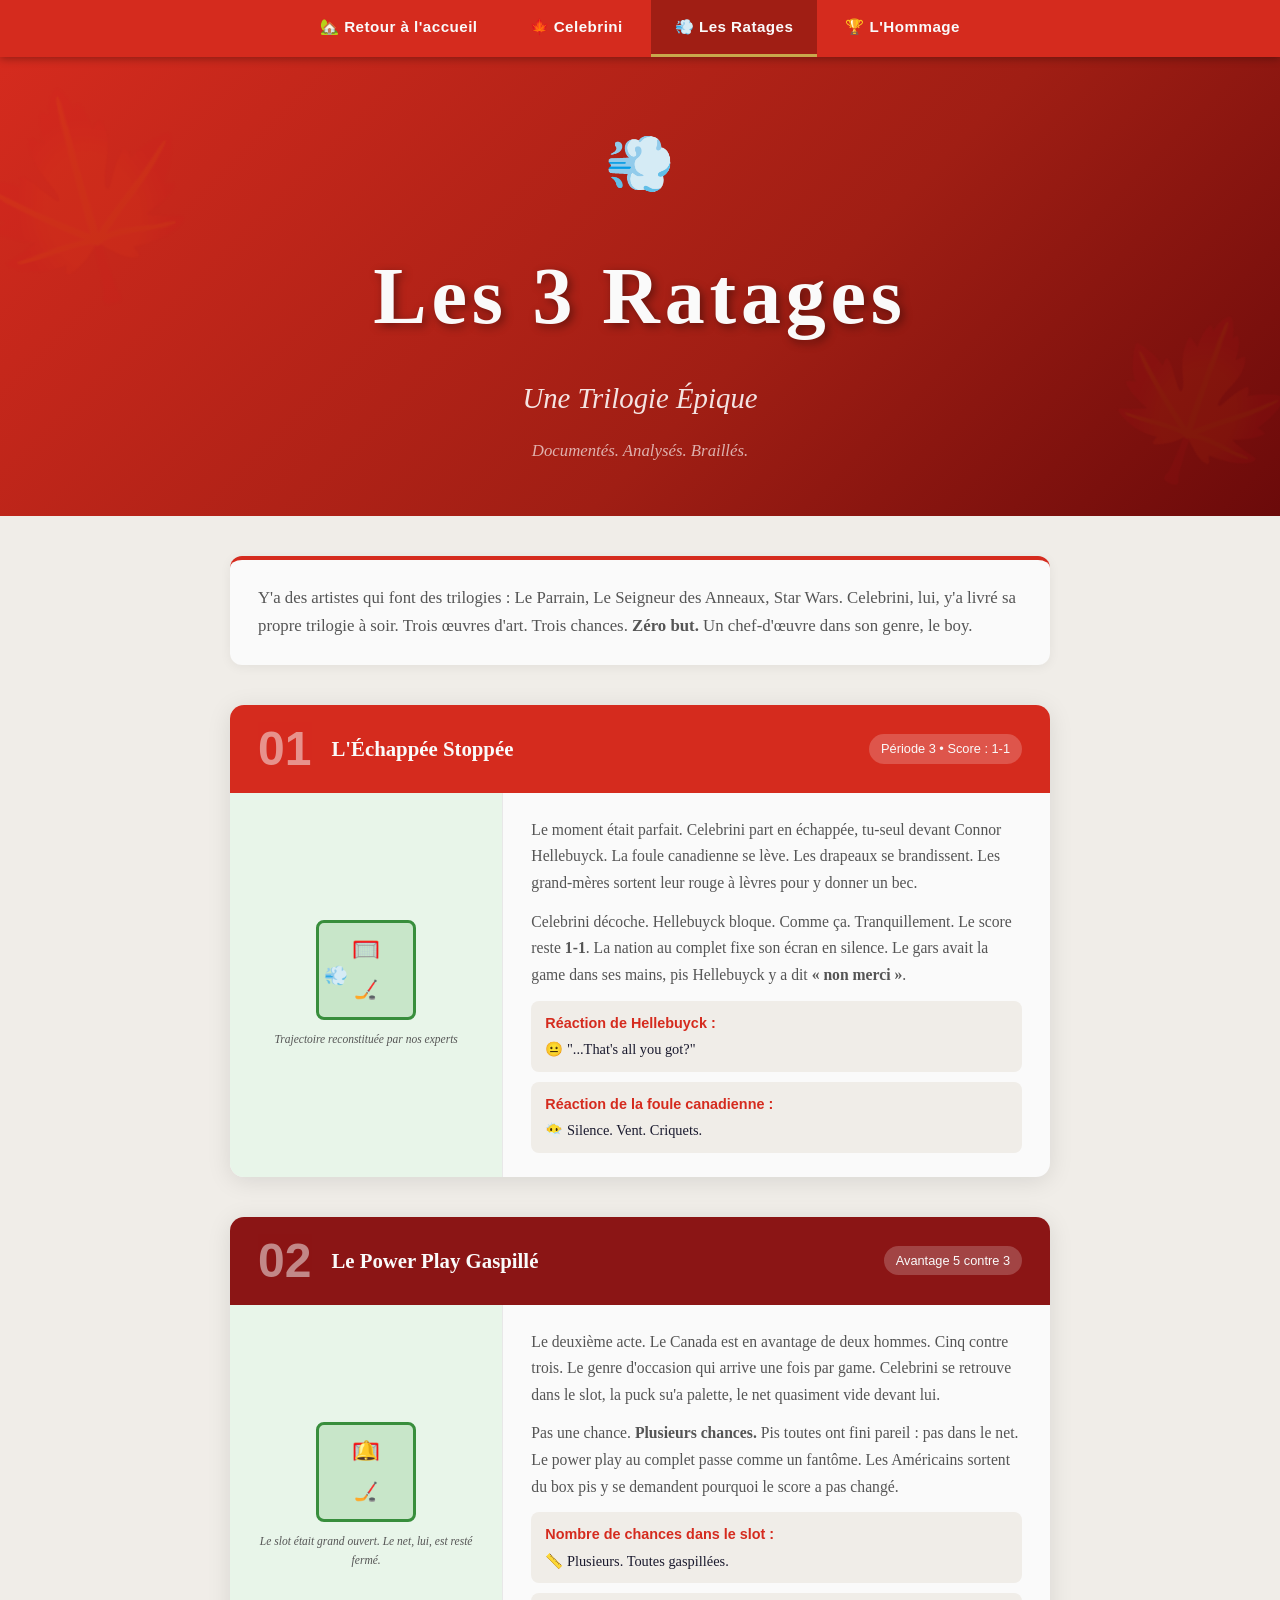
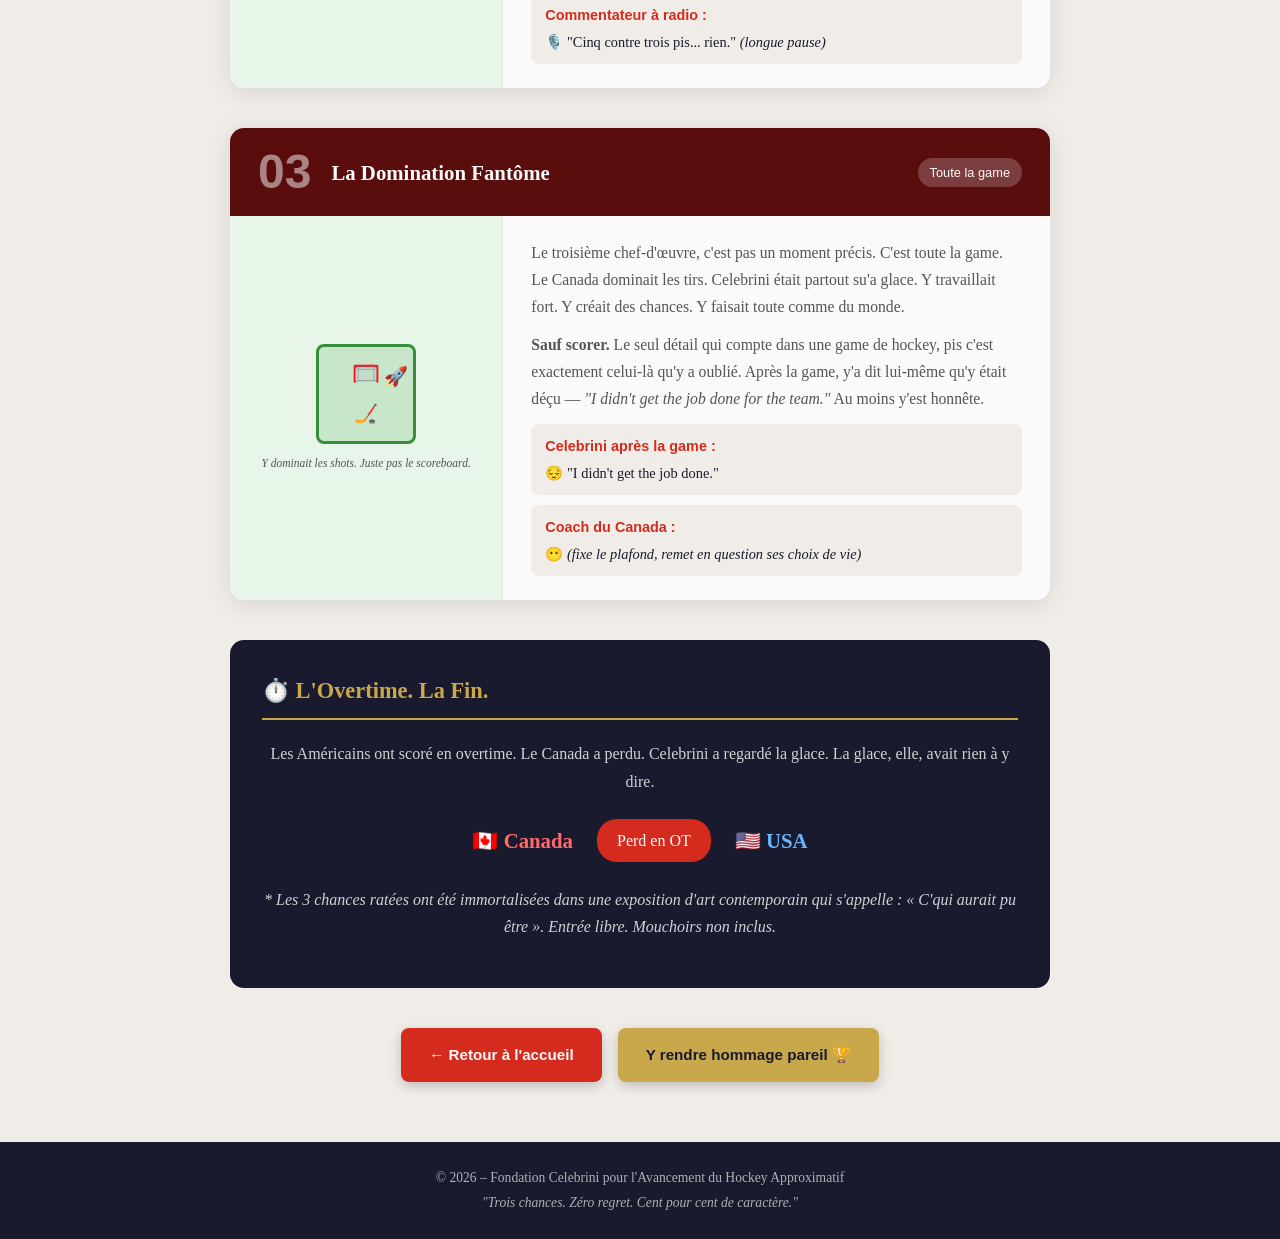
<file: scalabrini-site/les-ratages.html>
<!DOCTYPE html>
<html lang="fr-CA">
<head>
  <meta charset="UTF-8" />
  <meta name="viewport" content="width=device-width, initial-scale=1.0"/>
  <meta name="description" content="Les 3 ratages légendaires de Celebrini — l'échappée stoppée, le power play gaspillé et la domination fantôme. Une trilogie épique."/>
  <meta property="og:title" content="Les 3 Ratages Légendaires | Tales of the Super Nintendo"/>
  <meta property="og:description" content="Les 3 ratages légendaires de Celebrini — l'échappée stoppée, le power play gaspillé et la domination fantôme."/>
  <meta property="og:type" content="website"/>
  <link rel="icon" href="data:image/svg+xml,<svg xmlns='http://www.w3.org/2000/svg' viewBox='0 0 100 100'><text y='.9em' font-size='90'>🎮</text></svg>"/>
  <title>Les 3 Ratages Légendaires | Tales of the Super Nintendo</title>
  <link rel="stylesheet" href="style.css"/>
</head>
<body>

  <nav>
    <a href="../index.html">🏡 Retour à l'accueil</a>
    <a href="index.html">🍁 Celebrini</a>
    <a href="les-ratages.html" class="active">💨 Les Ratages</a>
    <a href="hommage.html">🏆 L'Hommage</a>
  </nav>

  <header>
    <div class="maple-leaf">💨</div>
    <h1>Les 3 Ratages</h1>
    <h2>Une Trilogie Épique</h2>
    <p class="subtitle">Documentés. Analysés. Braillés.</p>
  </header>

  <main>

    <section class="intro-box">
      <p>
        Y'a des artistes qui font des trilogies : Le Parrain, Le Seigneur des Anneaux,
        Star Wars. Celebrini, lui, y'a livré sa propre trilogie à soir.
        Trois œuvres d'art. Trois chances. <strong>Zéro but.</strong>
        Un chef-d'œuvre dans son genre, le boy.
      </p>
    </section>

    <!-- RATAGE #1 -->
    <section class="ratage-card ratage-1">
      <div class="ratage-header">
        <span class="ratage-number">01</span>
        <h3>L'Échappée Stoppée</h3>
        <span class="ratage-badge">Période 3 • Score : 1-1</span>
      </div>
      <div class="ratage-body">
        <div class="rink-diagram">
          <div class="rink">
            <div class="net">🥅</div>
            <div class="puck-trajectory bad-shot">💨</div>
            <div class="player-pos">🏒</div>
          </div>
          <p class="diagram-caption">Trajectoire reconstituée par nos experts</p>
        </div>
        <div class="ratage-description">
          <p>
            Le moment était parfait. Celebrini part en échappée, tu-seul
            devant Connor Hellebuyck. La foule canadienne se lève. Les drapeaux
            se brandissent. Les grand-mères sortent leur rouge à lèvres pour y donner un bec.
          </p>
          <p>
            Celebrini décoche. Hellebuyck bloque. Comme ça. Tranquillement.
            Le score reste <strong>1-1</strong>. La nation au complet fixe
            son écran en silence. Le gars avait la game dans ses mains,
            pis Hellebuyck y a dit <strong>« non merci »</strong>.
          </p>
          <div class="reaction-meter">
            <span class="label">Réaction de Hellebuyck :</span>
            <span class="reaction">😐 "...That's all you got?"</span>
          </div>
          <div class="reaction-meter">
            <span class="label">Réaction de la foule canadienne :</span>
            <span class="reaction">😶‍🌫️ Silence. Vent. Criquets.</span>
          </div>
        </div>
      </div>
    </section>

    <!-- RATAGE #2 -->
    <section class="ratage-card ratage-2">
      <div class="ratage-header">
        <span class="ratage-number">02</span>
        <h3>Le Power Play Gaspillé</h3>
        <span class="ratage-badge">Avantage 5 contre 3</span>
      </div>
      <div class="ratage-body">
        <div class="rink-diagram">
          <div class="rink">
            <div class="net">🥅</div>
            <div class="puck-trajectory post-shot">🔔</div>
            <div class="player-pos">🏒</div>
          </div>
          <p class="diagram-caption">Le slot était grand ouvert. Le net, lui, est resté fermé.</p>
        </div>
        <div class="ratage-description">
          <p>
            Le deuxième acte. Le Canada est en avantage de deux hommes.
            Cinq contre trois. Le genre d'occasion qui arrive une fois par game.
            Celebrini se retrouve dans le slot, la puck su'a palette,
            le net quasiment vide devant lui.
          </p>
          <p>
            Pas une chance. <strong>Plusieurs chances.</strong> Pis toutes
            ont fini pareil : pas dans le net.
            Le power play au complet passe comme un fantôme.
            Les Américains sortent du box pis y se demandent pourquoi
            le score a pas changé.
          </p>
          <div class="reaction-meter">
            <span class="label">Nombre de chances dans le slot :</span>
            <span class="reaction">📏 Plusieurs. Toutes gaspillées.</span>
          </div>
          <div class="reaction-meter">
            <span class="label">Commentateur à radio :</span>
            <span class="reaction">🎙️ "Cinq contre trois pis... rien." <em>(longue pause)</em></span>
          </div>
        </div>
      </div>
    </section>

    <!-- RATAGE #3 -->
    <section class="ratage-card ratage-3">
      <div class="ratage-header">
        <span class="ratage-number">03</span>
        <h3>La Domination Fantôme</h3>
        <span class="ratage-badge">Toute la game</span>
      </div>
      <div class="ratage-body">
        <div class="rink-diagram">
          <div class="rink">
            <div class="net">🥅</div>
            <div class="puck-trajectory sky-shot">🚀</div>
            <div class="player-pos">🏒</div>
          </div>
          <p class="diagram-caption">Y dominait les shots. Juste pas le scoreboard.</p>
        </div>
        <div class="ratage-description">
          <p>
            Le troisième chef-d'œuvre, c'est pas un moment précis.
            C'est toute la game. Le Canada dominait les tirs.
            Celebrini était partout su'a glace. Y travaillait fort.
            Y créait des chances. Y faisait toute comme du monde.
          </p>
          <p>
            <strong>Sauf scorer.</strong> Le seul détail qui compte dans
            une game de hockey, pis c'est exactement celui-là qu'y a oublié.
            Après la game, y'a dit lui-même qu'y était déçu —
            <em>"I didn't get the job done for the team."</em> Au moins y'est honnête.
          </p>
          <div class="reaction-meter">
            <span class="label">Celebrini après la game :</span>
            <span class="reaction">😔 "I didn't get the job done."</span>
          </div>
          <div class="reaction-meter">
            <span class="label">Coach du Canada :</span>
            <span class="reaction">😶 <em>(fixe le plafond, remet en question ses choix de vie)</em></span>
          </div>
        </div>
      </div>
    </section>

    <!-- AFTERMATH -->
    <section class="aftermath">
      <h3>⏱️ L'Overtime. La Fin.</h3>
      <p>
        Les Américains ont scoré en overtime.
        Le Canada a perdu. Celebrini a regardé la glace.
        La glace, elle, avait rien à y dire.
      </p>
      <div class="final-score">
        <span class="team canada">🇨🇦 Canada</span>
        <span class="score-display">Perd en OT</span>
        <span class="team usa">🇺🇸 USA</span>
      </div>
      <p class="footnote">
        * Les 3 chances ratées ont été immortalisées dans une exposition d'art
        contemporain qui s'appelle : <em>« C'qui aurait pu être »</em>. Entrée libre.
        Mouchoirs non inclus.
      </p>
    </section>

    <div class="cta-buttons">
      <a href="index.html" class="btn">← Retour à l'accueil</a>
      <a href="hommage.html" class="btn btn-gold">Y rendre hommage pareil 🏆</a>
    </div>

  </main>

  <footer>
    <p>© 2026 – Fondation Celebrini pour l'Avancement du Hockey Approximatif</p>
    <p><em>"Trois chances. Zéro regret. Cent pour cent de caractère."</em></p>
  </footer>

</body>
</html>
</file>
<file: scalabrini-site/style.css>
/* ===== GLOBAL ===== */
*, *::before, *::after {
  box-sizing: border-box;
  margin: 0;
  padding: 0;
}

:root {
  --red: #D52B1E;
  --dark-red: #A01E14;
  --white: #FAFAFA;
  --offwhite: #F0EDE8;
  --gold: #C9A84C;
  --dark-gold: #8B6914;
  --light-gold: #FFF3CC;
  --dark: #1A1A2E;
  --gray: #555;
  --light-gray: #E8E8E8;
  --blue: #003F87;  /* USA blue for contrast */
}

body {
  font-family: 'Georgia', serif;
  background-color: var(--offwhite);
  color: var(--dark);
  line-height: 1.7;
  min-height: 100vh;
  display: flex;
  flex-direction: column;
}

/* ===== NAV ===== */
nav {
  background-color: var(--red);
  display: flex;
  justify-content: center;
  gap: 4px;
  padding: 0;
  position: sticky;
  top: 0;
  z-index: 100;
  box-shadow: 0 2px 8px rgba(0,0,0,0.3);
}

nav a {
  color: var(--white);
  text-decoration: none;
  padding: 14px 24px;
  font-size: 0.95rem;
  font-family: 'Arial', sans-serif;
  font-weight: bold;
  letter-spacing: 0.03em;
  transition: background 0.2s;
  display: inline-block;
}

nav a:hover {
  background-color: var(--dark-red);
}

nav a.active {
  background-color: var(--dark-red);
  border-bottom: 3px solid var(--gold);
}

/* ===== HEADER ===== */
header {
  background: linear-gradient(135deg, var(--red) 0%, var(--dark-red) 60%, #6B0A0A 100%);
  color: var(--white);
  text-align: center;
  padding: 60px 20px 50px;
  position: relative;
  overflow: hidden;
}

header::before {
  content: '🍁';
  position: absolute;
  font-size: 200px;
  opacity: 0.07;
  top: -30px;
  left: -40px;
  transform: rotate(-15deg);
}

header::after {
  content: '🍁';
  position: absolute;
  font-size: 160px;
  opacity: 0.07;
  bottom: -20px;
  right: -20px;
  transform: rotate(20deg);
}

.header-gold {
  background: linear-gradient(135deg, #3A2A00 0%, #7A5500 50%, #3A2A00 100%);
}

header h1 {
  font-size: clamp(2.5rem, 8vw, 5rem);
  font-weight: bold;
  letter-spacing: 0.06em;
  text-shadow: 3px 3px 10px rgba(0,0,0,0.4);
  margin-bottom: 10px;
}

header h2 {
  font-size: clamp(1.1rem, 3vw, 1.8rem);
  font-weight: normal;
  font-style: italic;
  color: rgba(255,255,255,0.88);
  margin-bottom: 14px;
}

.subtitle {
  font-size: clamp(0.85rem, 2vw, 1.05rem);
  color: rgba(255,255,255,0.65);
  font-style: italic;
}

.maple-leaf {
  font-size: 3.5rem;
  margin-bottom: 16px;
  display: block;
}

.maple-leaf.spin {
  animation: spin-slow 8s linear infinite;
  display: inline-block;
}

@keyframes spin-slow {
  from { transform: rotate(0deg); }
  to { transform: rotate(360deg); }
}

/* ===== MAIN ===== */
main {
  max-width: 860px;
  margin: 0 auto;
  padding: 40px 20px 60px;
  flex: 1;
}

/* ===== SECTIONS ===== */
section {
  margin-bottom: 40px;
}

section h3 {
  font-size: 1.4rem;
  color: var(--red);
  border-bottom: 2px solid var(--red);
  padding-bottom: 8px;
  margin-bottom: 20px;
}

/* ===== HERO CARD ===== */
.hero-card {
  background: var(--white);
  border-left: 6px solid var(--red);
  padding: 30px;
  border-radius: 0 12px 12px 0;
  box-shadow: 0 4px 20px rgba(0,0,0,0.08);
}

.player-icon {
  font-size: 2.5rem;
  margin-bottom: 16px;
}

.hero-card p {
  margin-bottom: 12px;
  font-size: 1.05rem;
  color: var(--gray);
}

/* ===== STATS BOX ===== */
.stats-box {
  background: var(--dark);
  color: var(--white);
  padding: 30px;
  border-radius: 12px;
  box-shadow: 0 4px 20px rgba(0,0,0,0.2);
}

.stats-box h3 {
  color: var(--gold);
  border-bottom-color: var(--gold);
}

table {
  width: 100%;
  border-collapse: collapse;
  font-size: 1rem;
  line-height: 1.5;
}

table tr {
  border-bottom: 1px solid rgba(255,255,255,0.1);
}

table tr:last-child {
  border-bottom: none;
}

table td {
  padding: 12px 8px;
}

table td:first-child {
  color: rgba(255,255,255,0.7);
}

table td:last-child {
  text-align: right;
  color: var(--gold);
}

/* ===== QUOTE BOX ===== */
.quote-box {
  background: var(--light-gold);
  border-left: 6px solid var(--gold);
  padding: 24px 30px;
  border-radius: 0 12px 12px 0;
}

blockquote {
  font-size: 1.2rem;
  font-style: italic;
  color: var(--dark);
  margin-bottom: 8px;
}

cite {
  font-size: 0.9rem;
  color: var(--gray);
  display: block;
  margin-top: 8px;
}

/* ===== TIMELINE ===== */
.timeline-item {
  display: flex;
  gap: 20px;
  align-items: flex-start;
  margin-bottom: 18px;
  padding: 16px;
  background: var(--white);
  border-radius: 10px;
  box-shadow: 0 2px 8px rgba(0,0,0,0.06);
  border-left: 4px solid var(--red);
}

.timeline-item.bad {
  border-left-color: var(--blue);
  background: #EEF3FF;
}

.time {
  background: var(--red);
  color: var(--white);
  padding: 4px 12px;
  border-radius: 20px;
  font-size: 0.8rem;
  font-family: 'Arial', sans-serif;
  font-weight: bold;
  white-space: nowrap;
  flex-shrink: 0;
  align-self: center;
}

.timeline-item.bad .time {
  background: var(--blue);
}

.timeline-item p {
  color: var(--gray);
}

/* ===== BUTTONS ===== */
.cta-buttons {
  display: flex;
  gap: 16px;
  justify-content: center;
  flex-wrap: wrap;
  margin-top: 40px;
}

.btn {
  display: inline-block;
  padding: 14px 28px;
  background-color: var(--red);
  color: var(--white);
  text-decoration: none;
  border-radius: 8px;
  font-family: 'Arial', sans-serif;
  font-weight: bold;
  font-size: 0.95rem;
  transition: background 0.2s, transform 0.1s;
  box-shadow: 0 4px 12px rgba(0,0,0,0.2);
}

.btn:hover {
  background-color: var(--dark-red);
  transform: translateY(-2px);
}

.btn-gold {
  background-color: var(--gold);
  color: var(--dark);
}

.btn-gold:hover {
  background-color: var(--dark-gold);
  color: var(--white);
}

/* ===== INTRO BOX ===== */
.intro-box {
  background: var(--white);
  padding: 24px 28px;
  border-radius: 12px;
  font-size: 1.05rem;
  color: var(--gray);
  border-top: 4px solid var(--red);
  box-shadow: 0 2px 12px rgba(0,0,0,0.06);
}

/* ===== RATAGE CARDS ===== */
.ratage-card {
  background: var(--white);
  border-radius: 14px;
  box-shadow: 0 4px 24px rgba(0,0,0,0.1);
  overflow: hidden;
  margin-bottom: 40px;
}

.ratage-header {
  background: var(--red);
  color: var(--white);
  padding: 20px 28px;
  display: flex;
  align-items: center;
  gap: 20px;
  flex-wrap: wrap;
}

.ratage-2 .ratage-header { background: #8B1515; }
.ratage-3 .ratage-header { background: #5A0D0D; }

.ratage-number {
  font-size: 3rem;
  font-weight: bold;
  opacity: 0.5;
  font-family: 'Arial', sans-serif;
  line-height: 1;
}

.ratage-header h3 {
  font-size: 1.3rem;
  color: var(--white);
  border: none;
  padding: 0;
  margin: 0;
  flex: 1;
}

.ratage-badge {
  background: rgba(255,255,255,0.2);
  padding: 4px 12px;
  border-radius: 20px;
  font-size: 0.8rem;
  font-family: 'Arial', sans-serif;
}

.ratage-body {
  display: grid;
  grid-template-columns: 1fr 2fr;
  gap: 0;
}

@media (max-width: 600px) {
  .ratage-body {
    grid-template-columns: 1fr;
  }
}

/* ===== RINK DIAGRAM ===== */
.rink-diagram {
  background: #E8F5E9;
  padding: 24px 16px;
  display: flex;
  flex-direction: column;
  align-items: center;
  justify-content: center;
  border-right: 1px solid var(--light-gray);
  min-height: 160px;
}

.rink {
  background: #C8E6C9;
  border: 3px solid #388E3C;
  border-radius: 8px;
  width: 100px;
  height: 100px;
  position: relative;
  display: flex;
  align-items: center;
  justify-content: center;
  font-size: 2rem;
}

.net {
  position: absolute;
  top: 8px;
  left: 50%;
  transform: translateX(-50%);
  font-size: 1.4rem;
}

.player-pos {
  position: absolute;
  bottom: 10px;
  left: 50%;
  transform: translateX(-50%);
  font-size: 1.2rem;
}

.puck-trajectory {
  position: absolute;
  font-size: 1.2rem;
  animation: wobble 2s ease-in-out infinite;
}

.bad-shot { left: 5px; top: 40%; }
.post-shot { left: 50%; top: 10px; transform: translateX(-50%); }
.sky-shot  { right: 5px; top: 15%; }

@keyframes wobble {
  0%, 100% { transform: translateX(0); }
  50% { transform: translateX(4px); }
}

.diagram-caption {
  font-size: 0.72rem;
  color: #555;
  margin-top: 10px;
  text-align: center;
  font-style: italic;
}

/* ===== RATAGE DESCRIPTION ===== */
.ratage-description {
  padding: 24px 28px;
}

.ratage-description p {
  color: var(--gray);
  margin-bottom: 12px;
  font-size: 0.98rem;
}

.reaction-meter {
  background: var(--offwhite);
  border-radius: 8px;
  padding: 10px 14px;
  margin-top: 10px;
  font-size: 0.9rem;
}

.reaction-meter .label {
  font-weight: bold;
  color: var(--red);
  display: block;
  margin-bottom: 2px;
  font-family: 'Arial', sans-serif;
}

.reaction-meter .reaction {
  color: var(--dark);
}

/* ===== AFTERMATH ===== */
.aftermath {
  background: var(--dark);
  color: var(--white);
  padding: 32px;
  border-radius: 14px;
  text-align: center;
}

.aftermath h3 {
  color: var(--gold);
  border-bottom-color: var(--gold);
  text-align: left;
}

.aftermath p {
  margin-bottom: 16px;
  font-size: 1rem;
  color: rgba(255,255,255,0.8);
}

.final-score {
  display: flex;
  justify-content: center;
  align-items: center;
  gap: 24px;
  margin: 24px 0;
  flex-wrap: wrap;
}

.team {
  font-size: 1.3rem;
  font-weight: bold;
}

.team.canada { color: #FF6B6B; }
.team.usa    { color: #6BB4FF; }

.score-display {
  font-size: 1rem;
  background: var(--red);
  padding: 8px 20px;
  border-radius: 20px;
  color: var(--white);
}

.footnote {
  font-size: 0.82rem;
  font-style: italic;
  color: rgba(255,255,255,0.5);
}

/* ===== AWARDS ===== */
.awards-grid h3 {
  color: var(--dark-gold);
  border-bottom-color: var(--gold);
}

.awards {
  display: grid;
  grid-template-columns: repeat(auto-fit, minmax(240px, 1fr));
  gap: 20px;
}

.award-card {
  background: var(--white);
  border-radius: 12px;
  padding: 24px 20px;
  text-align: center;
  box-shadow: 0 4px 16px rgba(0,0,0,0.08);
  border-top: 4px solid var(--gold);
  transition: transform 0.2s;
}

.award-card:hover {
  transform: translateY(-4px);
}

.award-icon {
  font-size: 2.5rem;
  margin-bottom: 12px;
}

.award-card h4 {
  font-size: 1rem;
  color: var(--dark);
  margin-bottom: 10px;
}

.award-card p {
  font-size: 0.88rem;
  color: var(--gray);
  margin-bottom: 14px;
}

.award-winner {
  display: inline-block;
  background: var(--light-gold);
  color: var(--dark-gold);
  padding: 4px 12px;
  border-radius: 20px;
  font-size: 0.8rem;
  font-weight: bold;
  font-family: 'Arial', sans-serif;
}

/* ===== TESTIMONIALS ===== */
.testimonial {
  background: var(--white);
  border-left: 5px solid var(--gold);
  padding: 20px 24px;
  border-radius: 0 10px 10px 0;
  margin-bottom: 16px;
  box-shadow: 0 2px 8px rgba(0,0,0,0.05);
}

.testimonial p {
  font-style: italic;
  font-size: 1rem;
  color: var(--dark);
  margin-bottom: 8px;
}

/* ===== LEGACY ===== */
.legacy p {
  color: var(--gray);
  margin-bottom: 14px;
  font-size: 1rem;
}

.legacy-plaque {
  background: linear-gradient(135deg, #8B6914, #C9A84C, #8B6914);
  border-radius: 12px;
  padding: 4px;
  max-width: 340px;
  margin: 30px auto;
  box-shadow: 0 8px 30px rgba(0,0,0,0.2);
}

.plaque-inner {
  background: var(--dark);
  border-radius: 10px;
  padding: 28px 24px;
  text-align: center;
  color: var(--gold);
}

.plaque-inner p {
  color: var(--gold) !important;
  margin: 6px 0;
  font-size: 0.9rem;
}

.plaque-inner h4 {
  font-size: 1.8rem;
  letter-spacing: 0.1em;
  margin: 8px 0;
  color: var(--white);
}

/* ===== DECREE ===== */
.decree-box {
  background: #FFFDF0;
  border: 2px solid var(--gold);
  border-radius: 12px;
  padding: 30px;
  box-shadow: 0 4px 20px rgba(201,168,76,0.2);
}

.decree-box h3 {
  color: var(--dark-gold);
  border-bottom-color: var(--gold);
}

.decree-text p {
  color: var(--dark);
  margin-bottom: 14px;
  font-size: 0.98rem;
  line-height: 1.8;
}

.decree-sig {
  font-style: italic;
  color: var(--gray) !important;
  text-align: right;
  border-top: 1px solid var(--gold);
  padding-top: 12px;
  margin-top: 20px;
}

/* ===== FINAL MESSAGE ===== */
.final-message {
  text-align: center;
  background: var(--white);
  padding: 40px 30px;
  border-radius: 14px;
  box-shadow: 0 4px 20px rgba(0,0,0,0.08);
}

.final-message h3 {
  display: inline-block;
  margin-bottom: 20px;
}

.final-message p {
  color: var(--gray);
  font-size: 1.05rem;
  margin-bottom: 14px;
  max-width: 600px;
  margin-left: auto;
  margin-right: auto;
}

.grand-titre {
  font-size: clamp(1.6rem, 5vw, 2.8rem);
  font-weight: bold;
  color: var(--red);
  letter-spacing: 0.08em;
  margin: 30px 0 16px;
  text-shadow: 2px 2px 6px rgba(0,0,0,0.1);
  animation: pulse-red 2.5s ease-in-out infinite;
}

@keyframes pulse-red {
  0%, 100% { color: var(--red); }
  50% { color: var(--dark-red); }
}

.final-sub {
  font-style: italic;
  font-size: 0.9rem !important;
  color: var(--gray) !important;
}

/* ===== FOOTER ===== */
footer {
  background: var(--dark);
  color: rgba(255,255,255,0.65);
  text-align: center;
  padding: 24px 20px;
  font-size: 0.85rem;
  line-height: 1.8;
}

footer p:last-child {
  font-style: italic;
}

/* ===== FOCUS STYLES ===== */
nav a:focus-visible,
.btn:focus-visible {
  outline: 2px solid var(--gold);
  outline-offset: 3px;
}

/* ===== RESPONSIVE ===== */
@media (max-width: 768px) {
  main { padding: 30px 16px 40px; }
  .ratage-body { grid-template-columns: 1fr; }
  table { font-size: 0.9rem; }
  .awards { grid-template-columns: repeat(auto-fit, minmax(200px, 1fr)); }
}

@media (max-width: 480px) {
  nav { flex-direction: column; gap: 2px; }
  nav a { text-align: center; padding: 12px 8px; }

  .timeline-item {
    flex-direction: column;
    gap: 10px;
  }

  .ratage-body {
    grid-template-columns: 1fr;
  }

  .rink-diagram {
    border-right: none;
    border-bottom: 1px solid var(--light-gray);
  }
}

/* ===== REDUCED MOTION ===== */
@media (prefers-reduced-motion: reduce) {
  *, *::before, *::after {
    animation-duration: 0.01ms !important;
    animation-iteration-count: 1 !important;
    transition-duration: 0.01ms !important;
  }
}
</file>
<file: style.css>
/* ===== GLOBAL ===== */
*, *::before, *::after {
  box-sizing: border-box;
  margin: 0;
  padding: 0;
}

:root {
  --red: #D52B1E;
  --dark-red: #A01E14;
  --white: #FAFAFA;
  --offwhite: #F0EDE8;
  --gold: #C9A84C;
  --dark-gold: #8B6914;
  --light-gold: #FFF3CC;
  --dark: #1A1A2E;
  --gray: #555;
  --light-gray: #E8E8E8;
  --blue: #003F87;  /* USA blue for contrast */
}

body {
  font-family: 'Georgia', serif;
  background-color: var(--offwhite);
  color: var(--dark);
  line-height: 1.7;
  min-height: 100vh;
  display: flex;
  flex-direction: column;
}

/* ===== NAV ===== */
nav {
  background-color: var(--red);
  display: flex;
  justify-content: center;
  gap: 4px;
  padding: 0;
  position: sticky;
  top: 0;
  z-index: 100;
  box-shadow: 0 2px 8px rgba(0,0,0,0.3);
}

nav a {
  color: var(--white);
  text-decoration: none;
  padding: 14px 24px;
  font-size: 0.95rem;
  font-family: 'Arial', sans-serif;
  font-weight: bold;
  letter-spacing: 0.03em;
  transition: background 0.2s;
  display: inline-block;
}

nav a:hover {
  background-color: var(--dark-red);
}

nav a.active {
  background-color: var(--dark-red);
  border-bottom: 3px solid var(--gold);
}

/* ===== HEADER ===== */
header {
  background: linear-gradient(135deg, var(--red) 0%, var(--dark-red) 60%, #6B0A0A 100%);
  color: var(--white);
  text-align: center;
  padding: 60px 20px 50px;
  position: relative;
  overflow: hidden;
}

header::before {
  content: '🍁';
  position: absolute;
  font-size: 200px;
  opacity: 0.07;
  top: -30px;
  left: -40px;
  transform: rotate(-15deg);
}

header::after {
  content: '🍁';
  position: absolute;
  font-size: 160px;
  opacity: 0.07;
  bottom: -20px;
  right: -20px;
  transform: rotate(20deg);
}

.header-gold {
  background: linear-gradient(135deg, #3A2A00 0%, #7A5500 50%, #3A2A00 100%);
}

header h1 {
  font-size: clamp(2.5rem, 8vw, 5rem);
  font-weight: bold;
  letter-spacing: 0.06em;
  text-shadow: 3px 3px 10px rgba(0,0,0,0.4);
  margin-bottom: 10px;
}

header h2 {
  font-size: clamp(1.1rem, 3vw, 1.8rem);
  font-weight: normal;
  font-style: italic;
  color: rgba(255,255,255,0.88);
  margin-bottom: 14px;
}

.subtitle {
  font-size: clamp(0.85rem, 2vw, 1.05rem);
  color: rgba(255,255,255,0.65);
  font-style: italic;
}

.maple-leaf {
  font-size: 3.5rem;
  margin-bottom: 16px;
  display: block;
}

.maple-leaf.spin {
  animation: spin-slow 8s linear infinite;
  display: inline-block;
}

@keyframes spin-slow {
  from { transform: rotate(0deg); }
  to { transform: rotate(360deg); }
}

/* ===== MAIN ===== */
main {
  max-width: 860px;
  margin: 0 auto;
  padding: 40px 20px 60px;
  flex: 1;
}

/* ===== SECTIONS ===== */
section {
  margin-bottom: 40px;
}

section h3 {
  font-size: 1.4rem;
  color: var(--red);
  border-bottom: 2px solid var(--red);
  padding-bottom: 8px;
  margin-bottom: 20px;
}

/* ===== HERO CARD ===== */
.hero-card {
  background: var(--white);
  border-left: 6px solid var(--red);
  padding: 30px;
  border-radius: 0 12px 12px 0;
  box-shadow: 0 4px 20px rgba(0,0,0,0.08);
}

.player-icon {
  font-size: 2.5rem;
  margin-bottom: 16px;
}

.hero-card p {
  margin-bottom: 12px;
  font-size: 1.05rem;
  color: var(--gray);
}

/* ===== STATS BOX ===== */
.stats-box {
  background: var(--dark);
  color: var(--white);
  padding: 30px;
  border-radius: 12px;
  box-shadow: 0 4px 20px rgba(0,0,0,0.2);
}

.stats-box h3 {
  color: var(--gold);
  border-bottom-color: var(--gold);
}

table {
  width: 100%;
  border-collapse: collapse;
  font-size: 1rem;
}

table tr {
  border-bottom: 1px solid rgba(255,255,255,0.1);
}

table tr:last-child {
  border-bottom: none;
}

table td {
  padding: 12px 8px;
}

table td:first-child {
  color: rgba(255,255,255,0.7);
}

table td:last-child {
  text-align: right;
  color: var(--gold);
}

/* ===== QUOTE BOX ===== */
.quote-box {
  background: var(--light-gold);
  border-left: 6px solid var(--gold);
  padding: 24px 30px;
  border-radius: 0 12px 12px 0;
}

blockquote {
  font-size: 1.2rem;
  font-style: italic;
  color: var(--dark);
  margin-bottom: 8px;
}

cite {
  font-size: 0.9rem;
  color: var(--gray);
  display: block;
  margin-top: 8px;
}

/* ===== TIMELINE ===== */
.timeline-item {
  display: flex;
  gap: 20px;
  align-items: flex-start;
  margin-bottom: 18px;
  padding: 16px;
  background: var(--white);
  border-radius: 10px;
  box-shadow: 0 2px 8px rgba(0,0,0,0.06);
  border-left: 4px solid var(--red);
}

.timeline-item.bad {
  border-left-color: var(--blue);
  background: #EEF3FF;
}

.time {
  background: var(--red);
  color: var(--white);
  padding: 4px 12px;
  border-radius: 20px;
  font-size: 0.8rem;
  font-family: 'Arial', sans-serif;
  font-weight: bold;
  white-space: nowrap;
  flex-shrink: 0;
  align-self: center;
}

.timeline-item.bad .time {
  background: var(--blue);
}

.timeline-item p {
  color: var(--gray);
}

/* ===== BUTTONS ===== */
.cta-buttons {
  display: flex;
  gap: 16px;
  justify-content: center;
  flex-wrap: wrap;
  margin-top: 40px;
}

.btn {
  display: inline-block;
  padding: 14px 28px;
  background-color: var(--red);
  color: var(--white);
  text-decoration: none;
  border-radius: 8px;
  font-family: 'Arial', sans-serif;
  font-weight: bold;
  font-size: 0.95rem;
  transition: background 0.2s, transform 0.1s;
  box-shadow: 0 4px 12px rgba(0,0,0,0.2);
}

.btn:hover {
  background-color: var(--dark-red);
  transform: translateY(-2px);
}

.btn-gold {
  background-color: var(--gold);
  color: var(--dark);
}

.btn-gold:hover {
  background-color: var(--dark-gold);
  color: var(--white);
}

/* ===== INTRO BOX ===== */
.intro-box {
  background: var(--white);
  padding: 24px 28px;
  border-radius: 12px;
  font-size: 1.05rem;
  color: var(--gray);
  border-top: 4px solid var(--red);
  box-shadow: 0 2px 12px rgba(0,0,0,0.06);
}

/* ===== RATAGE CARDS ===== */
.ratage-card {
  background: var(--white);
  border-radius: 14px;
  box-shadow: 0 4px 24px rgba(0,0,0,0.1);
  overflow: hidden;
  margin-bottom: 40px;
}

.ratage-header {
  background: var(--red);
  color: var(--white);
  padding: 20px 28px;
  display: flex;
  align-items: center;
  gap: 20px;
  flex-wrap: wrap;
}

.ratage-2 .ratage-header { background: #8B1515; }
.ratage-3 .ratage-header { background: #5A0D0D; }

.ratage-number {
  font-size: 3rem;
  font-weight: bold;
  opacity: 0.5;
  font-family: 'Arial', sans-serif;
  line-height: 1;
}

.ratage-header h3 {
  font-size: 1.3rem;
  color: var(--white);
  border: none;
  padding: 0;
  margin: 0;
  flex: 1;
}

.ratage-badge {
  background: rgba(255,255,255,0.2);
  padding: 4px 12px;
  border-radius: 20px;
  font-size: 0.8rem;
  font-family: 'Arial', sans-serif;
}

.ratage-body {
  display: grid;
  grid-template-columns: 1fr 2fr;
  gap: 0;
}

@media (max-width: 600px) {
  .ratage-body {
    grid-template-columns: 1fr;
  }
}

/* ===== RINK DIAGRAM ===== */
.rink-diagram {
  background: #E8F5E9;
  padding: 24px 16px;
  display: flex;
  flex-direction: column;
  align-items: center;
  justify-content: center;
  border-right: 1px solid var(--light-gray);
  min-height: 160px;
}

.rink {
  background: #C8E6C9;
  border: 3px solid #388E3C;
  border-radius: 8px;
  width: 100px;
  height: 100px;
  position: relative;
  display: flex;
  align-items: center;
  justify-content: center;
  font-size: 2rem;
}

.net {
  position: absolute;
  top: 8px;
  left: 50%;
  transform: translateX(-50%);
  font-size: 1.4rem;
}

.player-pos {
  position: absolute;
  bottom: 10px;
  left: 50%;
  transform: translateX(-50%);
  font-size: 1.2rem;
}

.puck-trajectory {
  position: absolute;
  font-size: 1.2rem;
  animation: wobble 2s ease-in-out infinite;
}

.bad-shot { left: 5px; top: 40%; }
.post-shot { left: 50%; top: 10px; transform: translateX(-50%); }
.sky-shot  { right: 5px; top: 15%; }

@keyframes wobble {
  0%, 100% { transform: translateX(0); }
  50% { transform: translateX(4px); }
}

.diagram-caption {
  font-size: 0.72rem;
  color: #555;
  margin-top: 10px;
  text-align: center;
  font-style: italic;
}

/* ===== RATAGE DESCRIPTION ===== */
.ratage-description {
  padding: 24px 28px;
}

.ratage-description p {
  color: var(--gray);
  margin-bottom: 12px;
  font-size: 0.98rem;
}

.reaction-meter {
  background: var(--offwhite);
  border-radius: 8px;
  padding: 10px 14px;
  margin-top: 10px;
  font-size: 0.9rem;
}

.reaction-meter .label {
  font-weight: bold;
  color: var(--red);
  display: block;
  margin-bottom: 2px;
  font-family: 'Arial', sans-serif;
}

.reaction-meter .reaction {
  color: var(--dark);
}

/* ===== AFTERMATH ===== */
.aftermath {
  background: var(--dark);
  color: var(--white);
  padding: 32px;
  border-radius: 14px;
  text-align: center;
}

.aftermath h3 {
  color: var(--gold);
  border-bottom-color: var(--gold);
  text-align: left;
}

.aftermath p {
  margin-bottom: 16px;
  font-size: 1rem;
  color: rgba(255,255,255,0.8);
}

.final-score {
  display: flex;
  justify-content: center;
  align-items: center;
  gap: 24px;
  margin: 24px 0;
  flex-wrap: wrap;
}

.team {
  font-size: 1.3rem;
  font-weight: bold;
}

.team.canada { color: #FF6B6B; }
.team.usa    { color: #6BB4FF; }

.score-display {
  font-size: 1rem;
  background: var(--red);
  padding: 8px 20px;
  border-radius: 20px;
  color: var(--white);
}

.footnote {
  font-size: 0.82rem;
  font-style: italic;
  color: rgba(255,255,255,0.5);
}

/* ===== AWARDS ===== */
.awards-grid h3 {
  color: var(--dark-gold);
  border-bottom-color: var(--gold);
}

.awards {
  display: grid;
  grid-template-columns: repeat(auto-fit, minmax(240px, 1fr));
  gap: 20px;
}

.award-card {
  background: var(--white);
  border-radius: 12px;
  padding: 24px 20px;
  text-align: center;
  box-shadow: 0 4px 16px rgba(0,0,0,0.08);
  border-top: 4px solid var(--gold);
  transition: transform 0.2s;
}

.award-card:hover {
  transform: translateY(-4px);
}

.award-icon {
  font-size: 2.5rem;
  margin-bottom: 12px;
}

.award-card h4 {
  font-size: 1rem;
  color: var(--dark);
  margin-bottom: 10px;
}

.award-card p {
  font-size: 0.88rem;
  color: var(--gray);
  margin-bottom: 14px;
}

.award-winner {
  display: inline-block;
  background: var(--light-gold);
  color: var(--dark-gold);
  padding: 4px 12px;
  border-radius: 20px;
  font-size: 0.8rem;
  font-weight: bold;
  font-family: 'Arial', sans-serif;
}

/* ===== TESTIMONIALS ===== */
.testimonial {
  background: var(--white);
  border-left: 5px solid var(--gold);
  padding: 20px 24px;
  border-radius: 0 10px 10px 0;
  margin-bottom: 16px;
  box-shadow: 0 2px 8px rgba(0,0,0,0.05);
}

.testimonial p {
  font-style: italic;
  font-size: 1rem;
  color: var(--dark);
  margin-bottom: 8px;
}

/* ===== LEGACY ===== */
.legacy p {
  color: var(--gray);
  margin-bottom: 14px;
  font-size: 1rem;
}

.legacy-plaque {
  background: linear-gradient(135deg, #8B6914, #C9A84C, #8B6914);
  border-radius: 12px;
  padding: 4px;
  max-width: 340px;
  margin: 30px auto;
  box-shadow: 0 8px 30px rgba(0,0,0,0.2);
}

.plaque-inner {
  background: var(--dark);
  border-radius: 10px;
  padding: 28px 24px;
  text-align: center;
  color: var(--gold);
}

.plaque-inner p {
  color: var(--gold) !important;
  margin: 6px 0;
  font-size: 0.9rem;
}

.plaque-inner h4 {
  font-size: 1.8rem;
  letter-spacing: 0.1em;
  margin: 8px 0;
  color: var(--white);
}

/* ===== DECREE ===== */
.decree-box {
  background: #FFFDF0;
  border: 2px solid var(--gold);
  border-radius: 12px;
  padding: 30px;
  box-shadow: 0 4px 20px rgba(201,168,76,0.2);
}

.decree-box h3 {
  color: var(--dark-gold);
  border-bottom-color: var(--gold);
}

.decree-text p {
  color: var(--dark);
  margin-bottom: 14px;
  font-size: 0.98rem;
  line-height: 1.8;
}

.decree-sig {
  font-style: italic;
  color: var(--gray) !important;
  text-align: right;
  border-top: 1px solid var(--gold);
  padding-top: 12px;
  margin-top: 20px;
}

/* ===== FINAL MESSAGE ===== */
.final-message {
  text-align: center;
  background: var(--white);
  padding: 40px 30px;
  border-radius: 14px;
  box-shadow: 0 4px 20px rgba(0,0,0,0.08);
}

.final-message h3 {
  display: inline-block;
  margin-bottom: 20px;
}

.final-message p {
  color: var(--gray);
  font-size: 1.05rem;
  margin-bottom: 14px;
  max-width: 600px;
  margin-left: auto;
  margin-right: auto;
}

.grand-titre {
  font-size: clamp(1.6rem, 5vw, 2.8rem);
  font-weight: bold;
  color: var(--red);
  letter-spacing: 0.08em;
  margin: 30px 0 16px;
  text-shadow: 2px 2px 6px rgba(0,0,0,0.1);
  animation: pulse-red 2.5s ease-in-out infinite;
}

@keyframes pulse-red {
  0%, 100% { color: var(--red); }
  50% { color: var(--dark-red); }
}

.final-sub {
  font-style: italic;
  font-size: 0.9rem !important;
  color: var(--gray) !important;
}

/* ===== FOOTER ===== */
footer {
  background: var(--dark);
  color: rgba(255,255,255,0.5);
  text-align: center;
  padding: 24px 20px;
  font-size: 0.85rem;
  line-height: 1.8;
}

footer p:last-child {
  font-style: italic;
}

/* ===== RESPONSIVE ===== */
@media (max-width: 480px) {
  nav { flex-direction: column; }
  nav a { text-align: center; }

  .timeline-item {
    flex-direction: column;
    gap: 10px;
  }

  .ratage-body {
    grid-template-columns: 1fr;
  }

  .rink-diagram {
    border-right: none;
    border-bottom: 1px solid var(--light-gray);
  }
}
</file>
